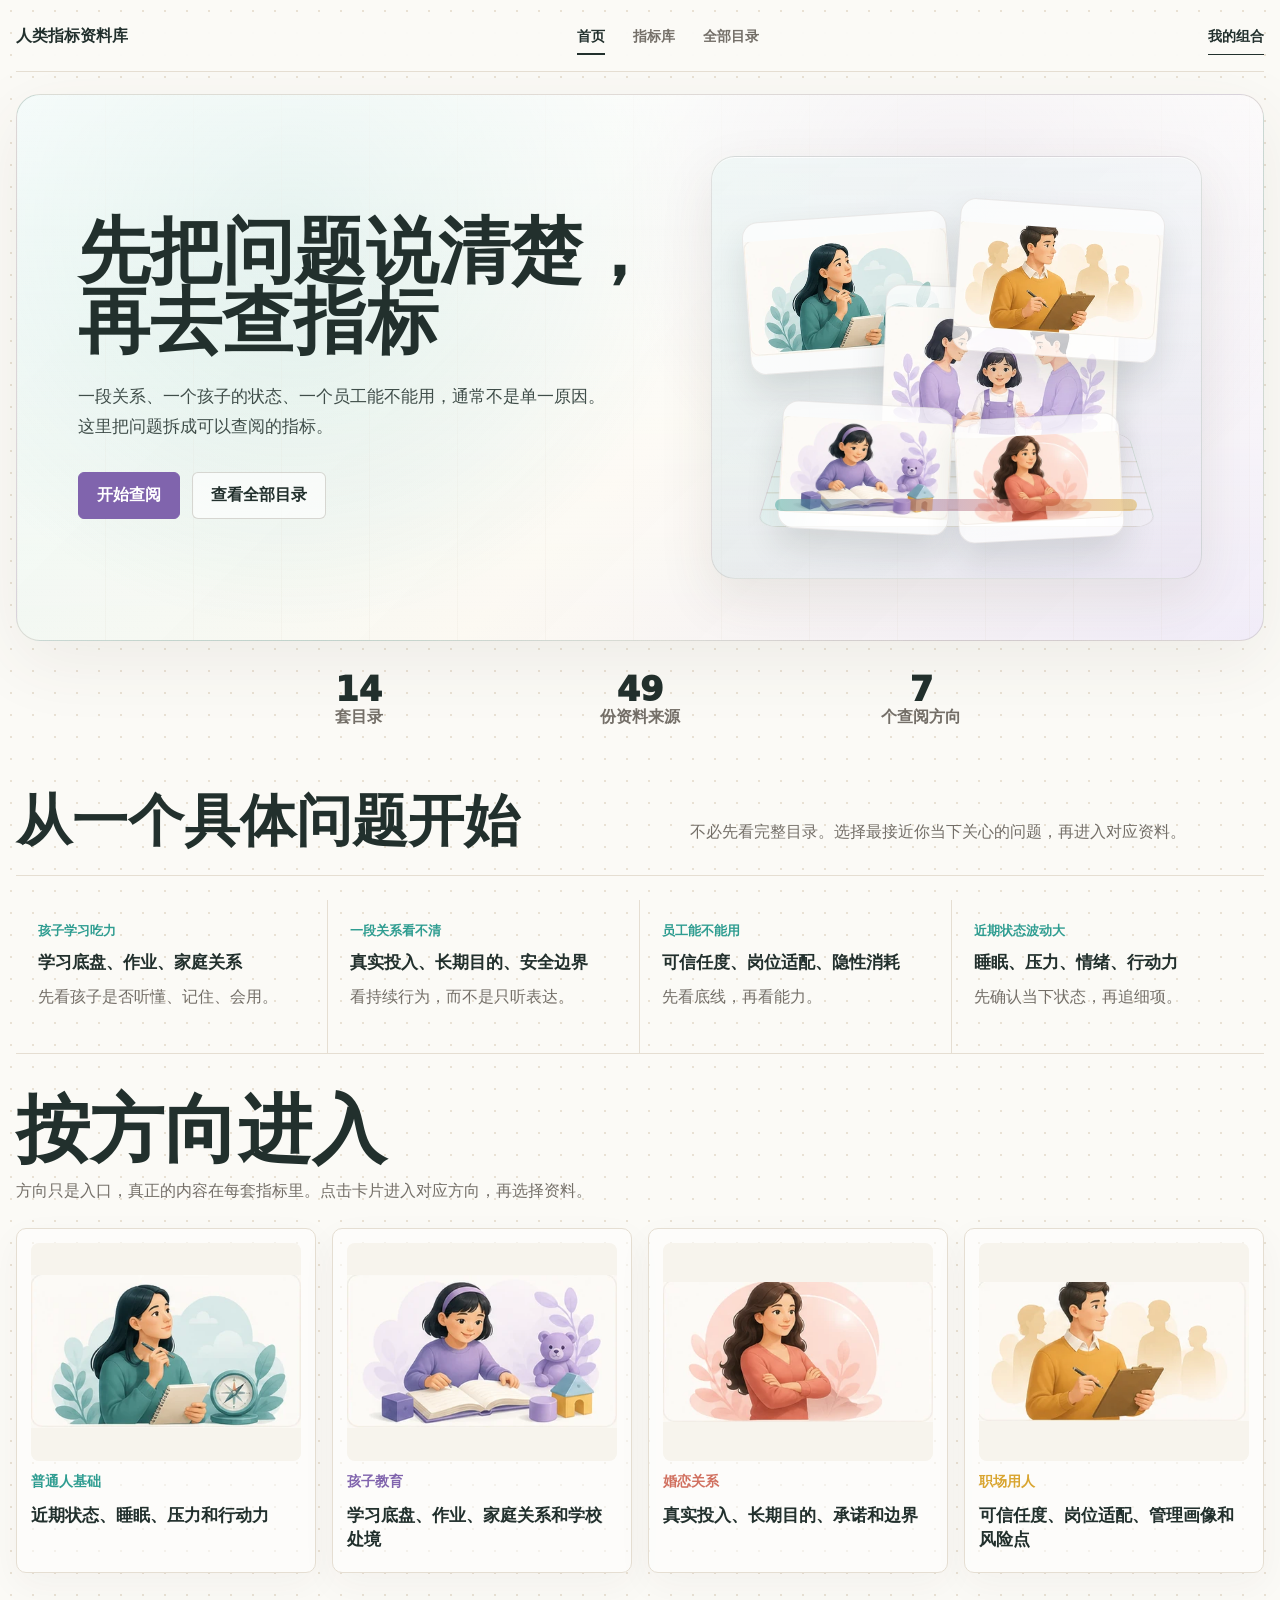
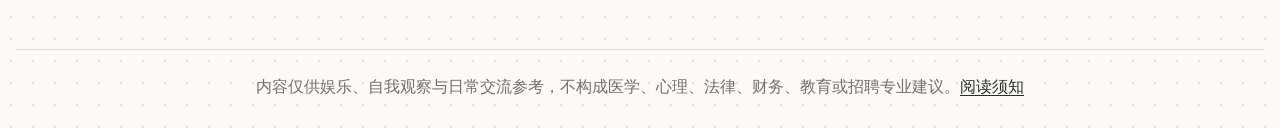
<file: index.html>
<!doctype html>
<html lang="zh-CN">
  <head>
    <meta charset="utf-8" />
    <meta name="viewport" content="width=device-width, initial-scale=1" />
    <meta name="theme-color" content="#fbfaf6" />
    <meta property="og:type" content="website" />
    <meta name="twitter:card" content="summary_large_image" />
    <link rel="canonical" href="https://human-metrics-indicator-site.pages.dev/" />
    <title>人类指标资料库</title>
    <meta
      name="description"
      content="人类指标资料库：按方向查阅指标资料，并把以后想搭配查询的指标加入自己的组合。"
    />
    <meta property="og:title" content="人类指标资料库" />
    <meta property="og:description" content="按方向查指标，把以后想搭配查询的指标加入组合。" />
    <meta property="og:image" content="https://human-metrics-indicator-site.pages.dev/assets/share-cover.webp" />
    <link rel="icon" href="./assets/favicon.svg" type="image/svg+xml" />
    <link rel="stylesheet" href="./styles.css" />
    <script src="./indicator-data.js" defer></script>
    <script src="./app.js" defer></script>
  </head>
  <body class="home-page">
    <a class="skip-link" href="#home-directions">跳到方向入口</a>
    <header class="site-header">
      <a class="brand" href="./index.html" aria-label="人类指标资料库首页">
        <span>
          <strong>人类指标资料库</strong>
        </span>
      </a>
      <nav class="top-nav" aria-label="主导航">
        <a href="./index.html" aria-current="page">首页</a>
        <a href="./library.html">指标库</a>
        <a href="./catalog.html">全部目录</a>
      </nav>
      <button class="nav-cta selection-trigger" type="button" data-selection-trigger>
        我的组合 <span data-selection-count>0</span>
      </button>
    </header>

    <main id="top">
      <section class="home-problem-hero" aria-labelledby="hero-title">
        <div class="home-problem-copy">
          <h1 id="hero-title"><span>先把问题说清楚，</span><span>再去查指标</span></h1>
          <p>
            <span>一段关系、一个孩子的状态、一个员工能不能用，通常不是单一原因。</span>
            <span>这里把问题拆成可以查阅的指标。</span>
          </p>
          <div class="home-problem-actions">
            <a class="button primary" href="./library.html">开始查阅</a>
            <a class="button secondary" href="./catalog.html">查看全部目录</a>
          </div>
        </div>
        <div class="home-problem-visual" aria-hidden="true">
          <div class="home-problem-scene">
            <img src="./assets/indicator-art/ordinary-status.webp" alt="" />
            <img src="./assets/indicator-art/family-relationship.webp" alt="" />
            <img src="./assets/indicator-art/management-pro.webp" alt="" />
            <img src="./assets/indicator-art/child-learning.webp" alt="" />
            <img src="./assets/indicator-art/female-boyfriend-screen.webp" alt="" />
          </div>
        </div>
      </section>

      <div class="home-problem-stats" aria-label="资料概览">
        <span><strong>14</strong> 套目录</span>
        <span><strong>49</strong> 份资料来源</span>
        <span><strong>7</strong> 个查阅方向</span>
      </div>

      <section id="home-directions" class="home-question-entry" aria-labelledby="home-directions-title">
        <div class="home-question-copy">
          <h2 id="home-directions-title">从一个具体问题开始</h2>
          <p>不必先看完整目录。选择最接近你当下关心的问题，再进入对应资料。</p>
        </div>
        <div class="home-question-grid" aria-label="常见查阅问题">
          <a class="home-question-card tone-purple" href="./indicator.html?pack=child-learning">
            <span>孩子学习吃力</span>
            <strong>学习底盘、作业、家庭关系</strong>
            <p>先看孩子是否听懂、记住、会用。</p>
          </a>
          <a class="home-question-card tone-coral" href="./indicator.html?pack=female-boyfriend-screen">
            <span>一段关系看不清</span>
            <strong>真实投入、长期目的、安全边界</strong>
            <p>看持续行为，而不是只听表达。</p>
          </a>
          <a class="home-question-card tone-ochre" href="./indicator.html?pack=employee-simple">
            <span>员工能不能用</span>
            <strong>可信任度、岗位适配、隐性消耗</strong>
            <p>先看底线，再看能力。</p>
          </a>
          <a class="home-question-card tone-teal" href="./indicator.html?pack=ordinary-status">
            <span>近期状态波动大</span>
            <strong>睡眠、压力、情绪、行动力</strong>
            <p>先确认当下状态，再追细项。</p>
          </a>
        </div>
      </section>

      <section class="home-directions" aria-labelledby="home-direction-strip-title">
        <div class="home-directions-head">
          <h2 id="home-direction-strip-title">按方向进入</h2>
          <p>方向只是入口，真正的内容在每套指标里。点击卡片进入对应方向，再选择资料。</p>
        </div>
        <div class="home-type-grid" aria-label="常用指标方向">
          <a class="home-type-card tone-teal" href="./library.html?category=general">
            <img src="./assets/indicator-art/ordinary-status.webp" alt="普通人基础状态指标插画" />
            <span>普通人基础</span>
            <strong>近期状态、睡眠、压力和行动力</strong>
          </a>
          <a class="home-type-card tone-purple" href="./library.html?category=child">
            <img src="./assets/indicator-art/child-learning.webp" alt="孩子学习素质指标插画" />
            <span>孩子教育</span>
            <strong>学习底盘、作业、家庭关系和学校处境</strong>
          </a>
          <a class="home-type-card tone-coral" href="./library.html?category=relationship">
            <img src="./assets/indicator-art/female-boyfriend-screen.webp" alt="婚恋关系指标插画" />
            <span>婚恋关系</span>
            <strong>真实投入、长期目的、承诺和边界</strong>
          </a>
          <a class="home-type-card tone-ochre" href="./library.html?category=work">
            <img src="./assets/indicator-art/management-pro.webp" alt="职场用人指标插画" />
            <span>职场用人</span>
            <strong>可信任度、岗位适配、管理画像和风险点</strong>
          </a>
        </div>
      </section>

    </main>

    <footer class="site-footer">
      <p>内容仅供娱乐、自我观察与日常交流参考，不构成医学、心理、法律、财务、教育或招聘专业建议。<a href="./notice.html">阅读须知</a></p>
    </footer>
  </body>
</html>
</file>
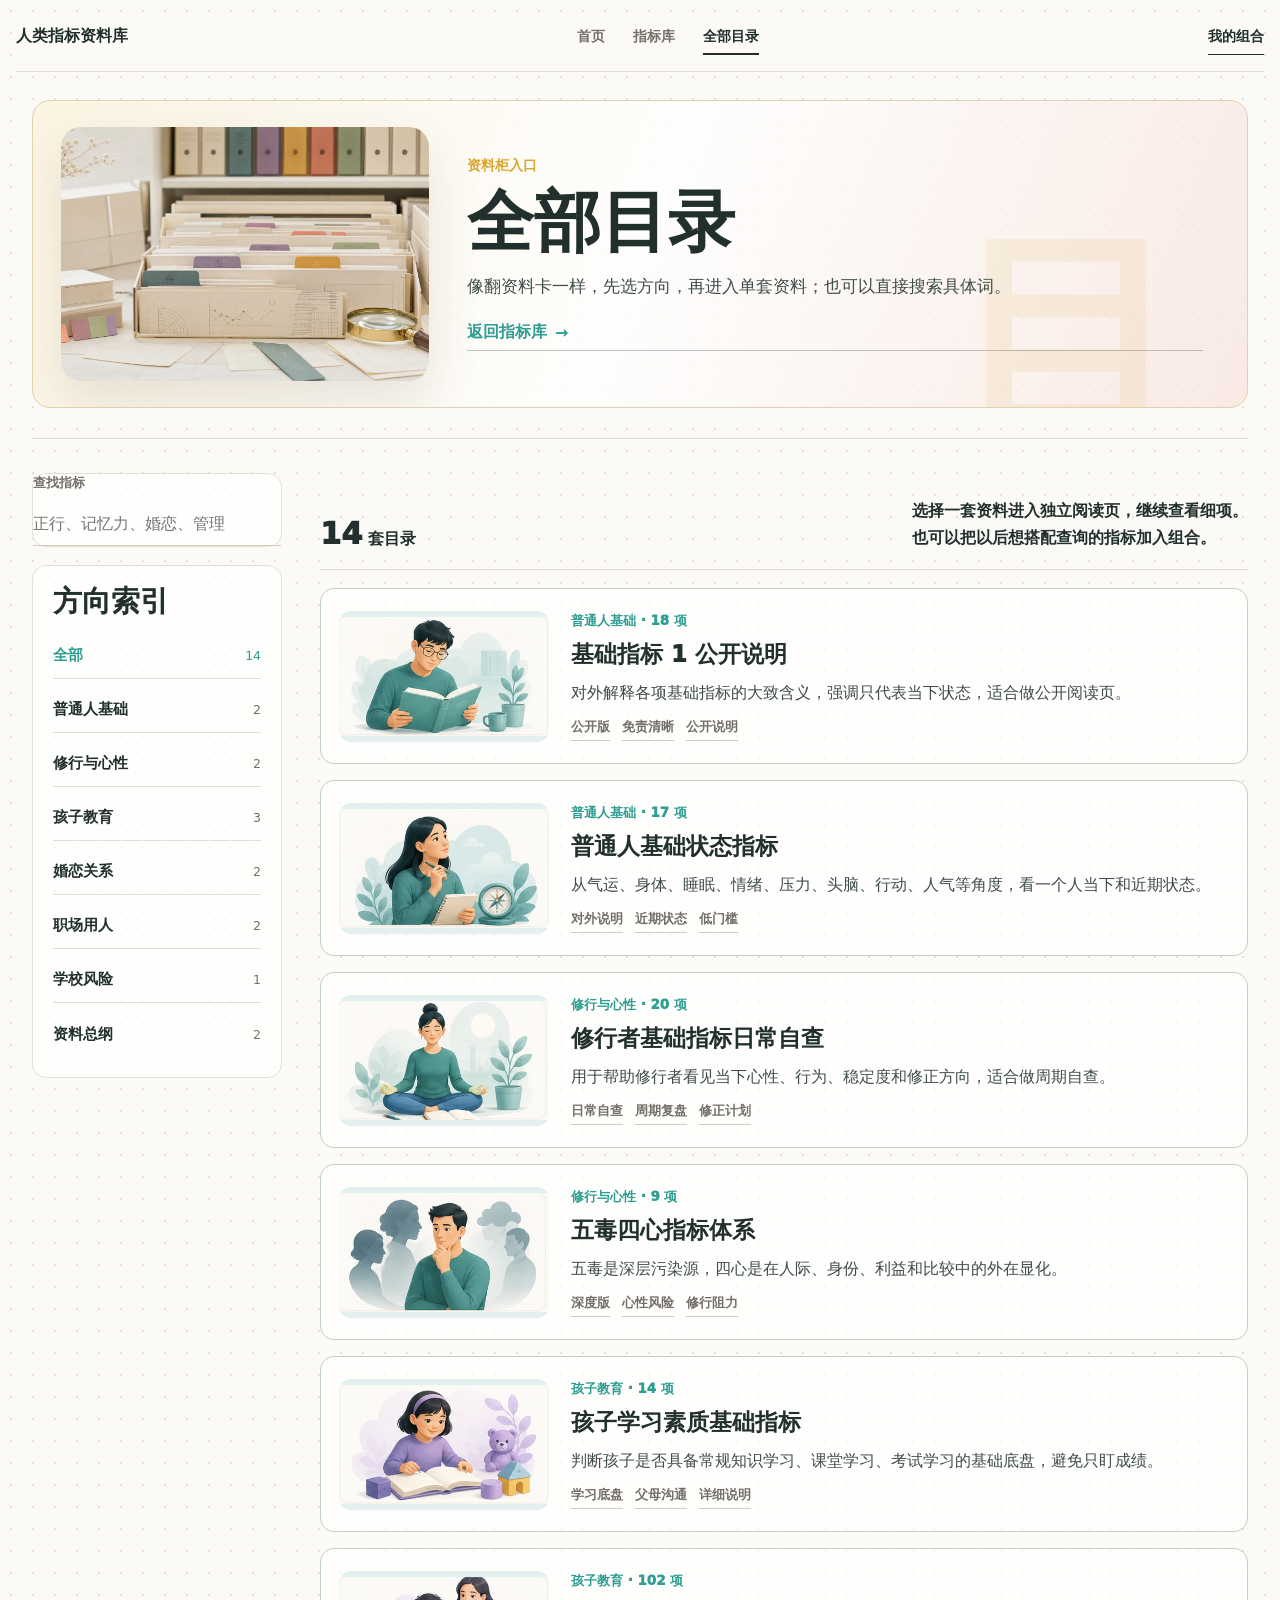
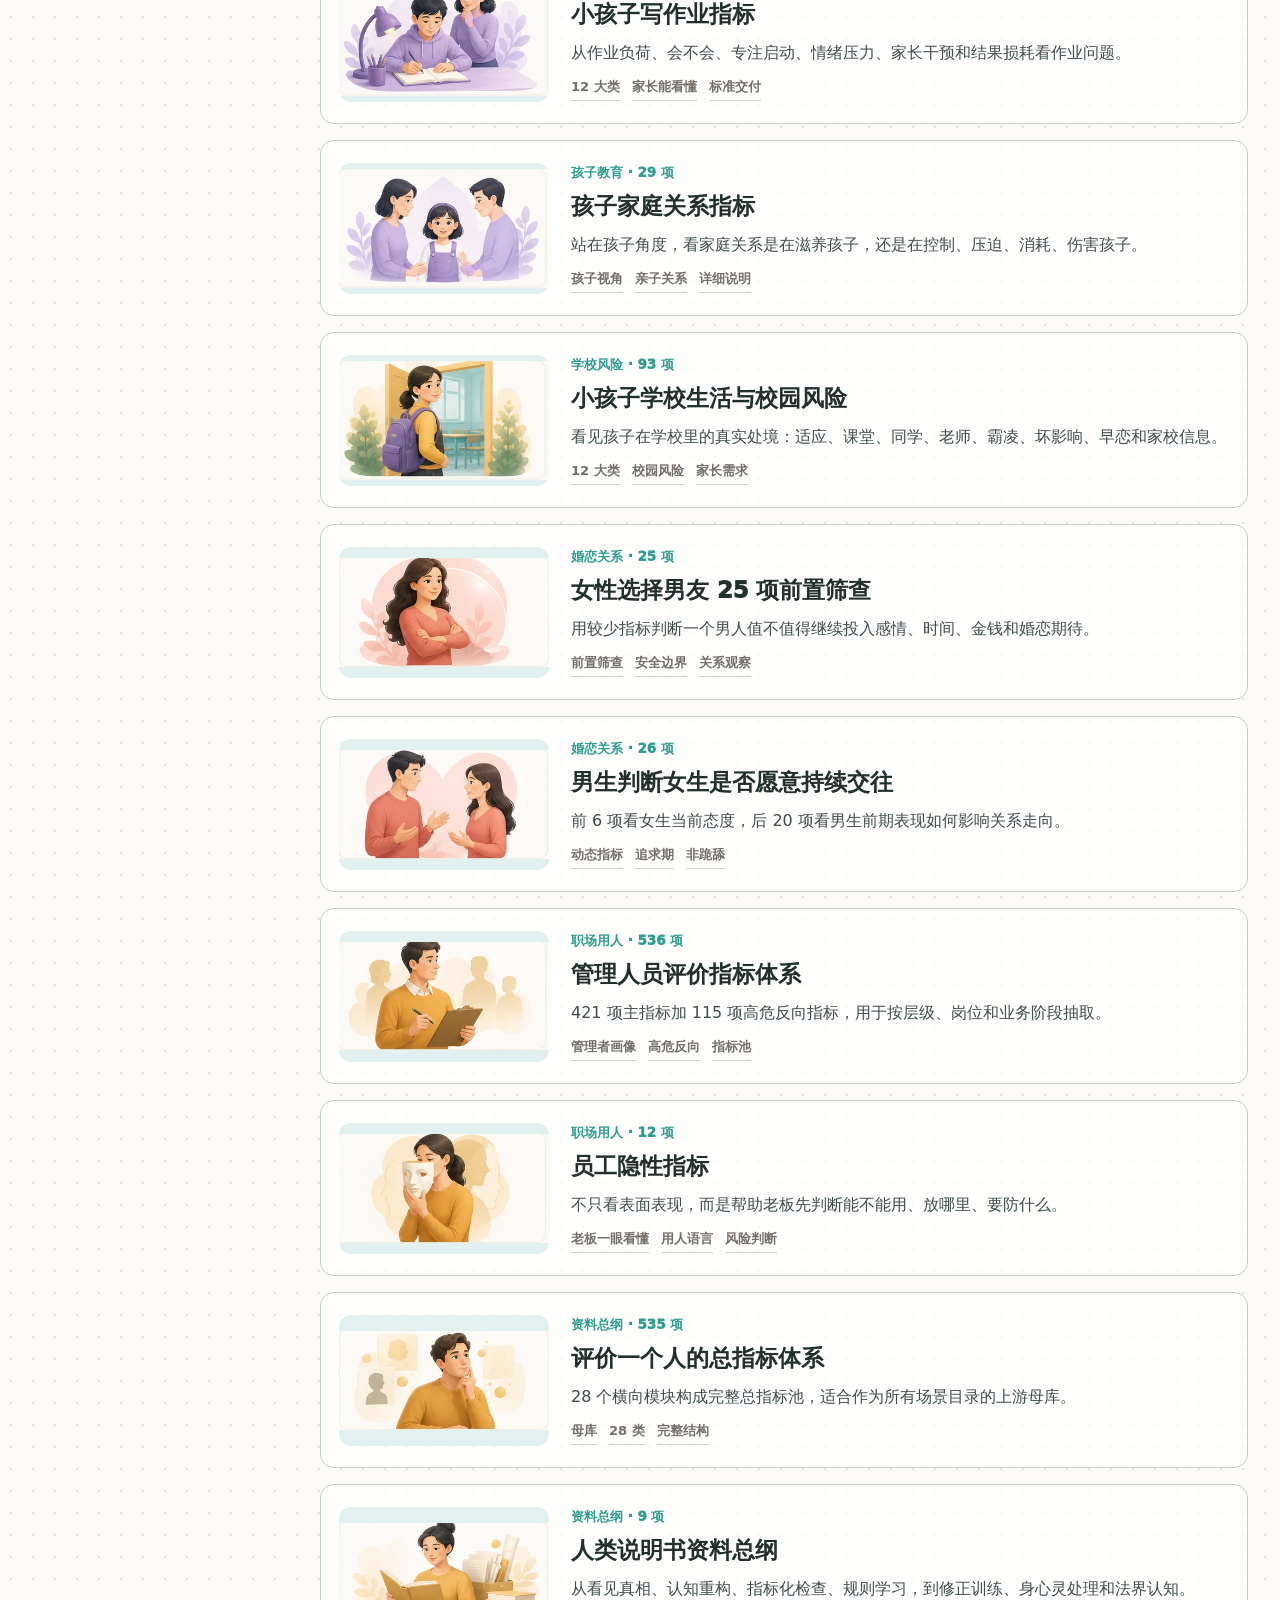
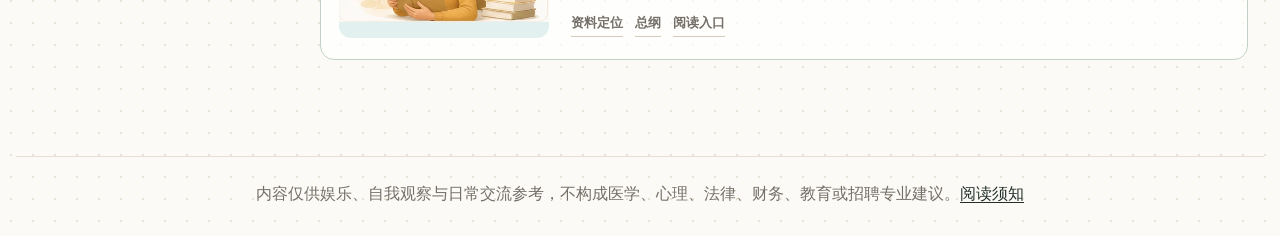
<file: catalog.html>
<!doctype html>
<html lang="zh-CN">
  <head>
    <meta charset="utf-8" />
    <meta name="viewport" content="width=device-width, initial-scale=1" />
    <meta name="theme-color" content="#fbfaf6" />
    <meta property="og:type" content="website" />
    <meta name="twitter:card" content="summary_large_image" />
    <link rel="canonical" href="https://human-metrics-indicator-site.pages.dev/catalog.html" />
    <title>全部指标目录 · 人类指标资料库</title>
    <meta name="description" content="查看全部指标目录，按方向筛选并进入单套指标资料页。" />
    <meta property="og:title" content="全部指标目录 · 人类指标资料库" />
    <meta property="og:description" content="查看全部指标目录，按方向筛选并进入单套指标资料页。" />
    <meta property="og:image" content="https://human-metrics-indicator-site.pages.dev/assets/share-cover.webp" />
    <link rel="icon" href="./assets/favicon.svg" type="image/svg+xml" />
    <link rel="stylesheet" href="./styles.css" />
    <script src="./indicator-data.js" defer></script>
    <script src="./app.js" defer></script>
  </head>
  <body>
    <a class="skip-link" href="#library">跳到全部目录</a>
    <header class="site-header">
      <a class="brand" href="./index.html" aria-label="人类指标资料库首页">
        <span>
          <strong>人类指标资料库</strong>
        </span>
      </a>
      <nav class="top-nav" aria-label="主导航">
        <a href="./index.html">首页</a>
        <a href="./library.html">指标库</a>
        <a href="./catalog.html" aria-current="page">全部目录</a>
      </nav>
      <button class="nav-cta selection-trigger" type="button" data-selection-trigger>
        我的组合 <span data-selection-count>0</span>
      </button>
    </header>

    <main id="top" class="library-type-page catalog-page">
      <section class="catalog-choice-hero" aria-labelledby="catalog-title">
        <article class="library-choice choice-c" aria-labelledby="catalog-title">
          <div class="choice-window" aria-hidden="true">
            <img src="./assets/library-archive-v2.webp" alt="" />
          </div>
          <div class="library-choice-copy">
            <p class="choice-kicker">资料柜入口</p>
            <h1 id="catalog-title">全部目录</h1>
            <p>像翻资料卡一样，先选方向，再进入单套资料；也可以直接搜索具体词。</p>
            <a class="text-action primary-link" href="./library.html">返回指标库</a>
          </div>
        </article>
      </section>

      <section id="library" class="catalog-archive-section is-revealed" aria-label="全部指标目录">
        <aside class="catalog-archive-side">
          <div class="search-box catalog-search-box">
            <label for="searchInput">查找指标</label>
            <input id="searchInput" type="search" placeholder="正行、记忆力、婚恋、管理" autocomplete="off" />
          </div>
          <div class="catalog-direction-index">
            <h2>方向索引</h2>
            <div class="category-list catalog-direction-list" id="categoryList"></div>
          </div>
        </aside>

        <div class="catalog-archive-main">
          <div class="catalog-index-head">
            <span><strong id="resultCount">0</strong> 套目录</span>
            <p>
              <span>选择一套资料进入独立阅读页，继续查看细项。</span>
              <span>也可以把以后想搭配查询的指标加入组合。</span>
            </p>
          </div>

          <div id="packGrid" class="pack-grid catalog-row-list"></div>
        </div>
      </section>
    </main>

    <footer class="site-footer">
      <p>内容仅供娱乐、自我观察与日常交流参考，不构成医学、心理、法律、财务、教育或招聘专业建议。<a href="./notice.html">阅读须知</a></p>
    </footer>
  </body>
</html>
</file>
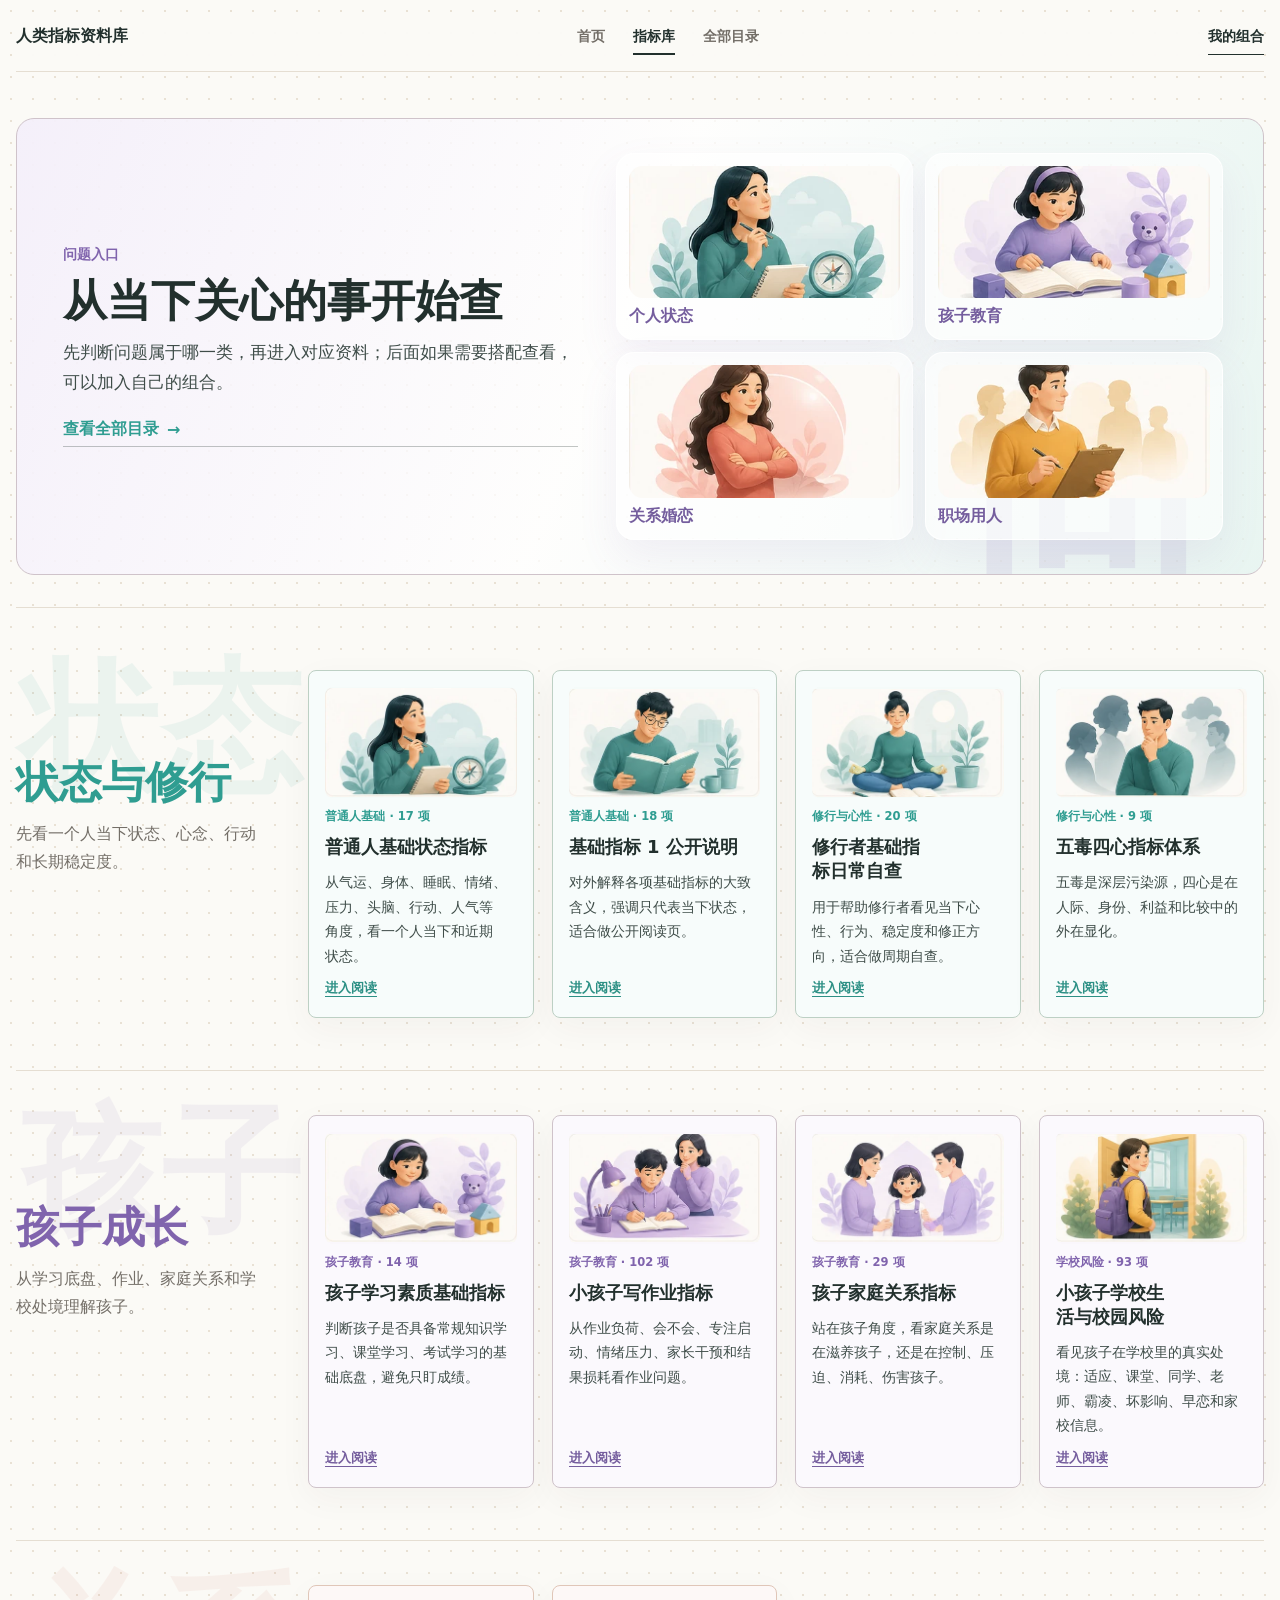
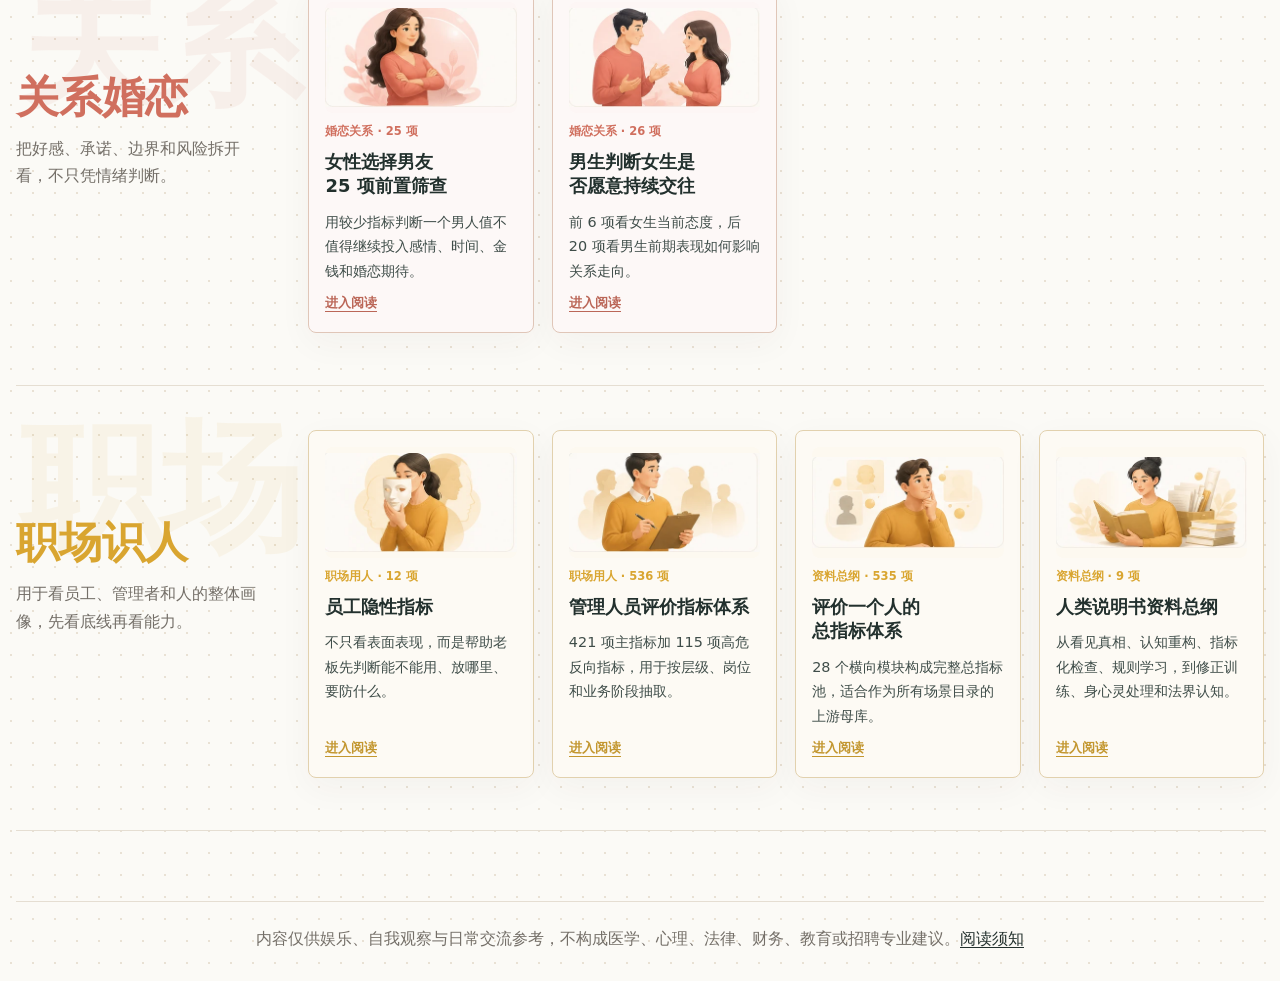
<file: custom.html>
<!doctype html>
<html lang="zh-CN">
  <head>
    <meta charset="utf-8" />
    <meta name="viewport" content="width=device-width, initial-scale=1" />
    <meta name="theme-color" content="#fbfaf6" />
    <meta http-equiv="refresh" content="0; url=./library.html" />
    <title>请从指标库继续查阅 · 人类指标资料库</title>
    <meta name="robots" content="noindex" />
    <link rel="icon" href="./assets/favicon.svg" type="image/svg+xml" />
    <link rel="stylesheet" href="./styles.css" />
    <script src="./indicator-data.js" defer></script>
    <script src="./app.js" defer></script>
  </head>
  <body>
    <a class="skip-link" href="#merged">跳到页面内容</a>
    <header class="site-header">
      <a class="brand" href="./index.html" aria-label="人类指标资料库首页">
        <span>
          <strong>人类指标资料库</strong>
        </span>
      </a>
      <nav class="top-nav" aria-label="主导航">
        <a href="./index.html">首页</a>
        <a href="./library.html">指标库</a>
        <a href="./catalog.html" aria-current="page">全部目录</a>
      </nav>
      <button class="nav-cta selection-trigger" type="button" data-selection-trigger>
        我的组合 <span data-selection-count>0</span>
      </button>
    </header>

    <main id="merged">
      <section class="page-hero notice-hero" aria-labelledby="merged-title">
        <h1 id="merged-title">请从指标库继续查阅</h1>
        <p>你可以按方向进入，也可以打开全部目录。</p>
        <div class="hero-actions">
          <a class="text-action primary-link" href="./library.html">进入指标库</a>
          <a class="text-action" href="./catalog.html">查看全部目录</a>
        </div>
      </section>
    </main>
  </body>
</html>
</file>
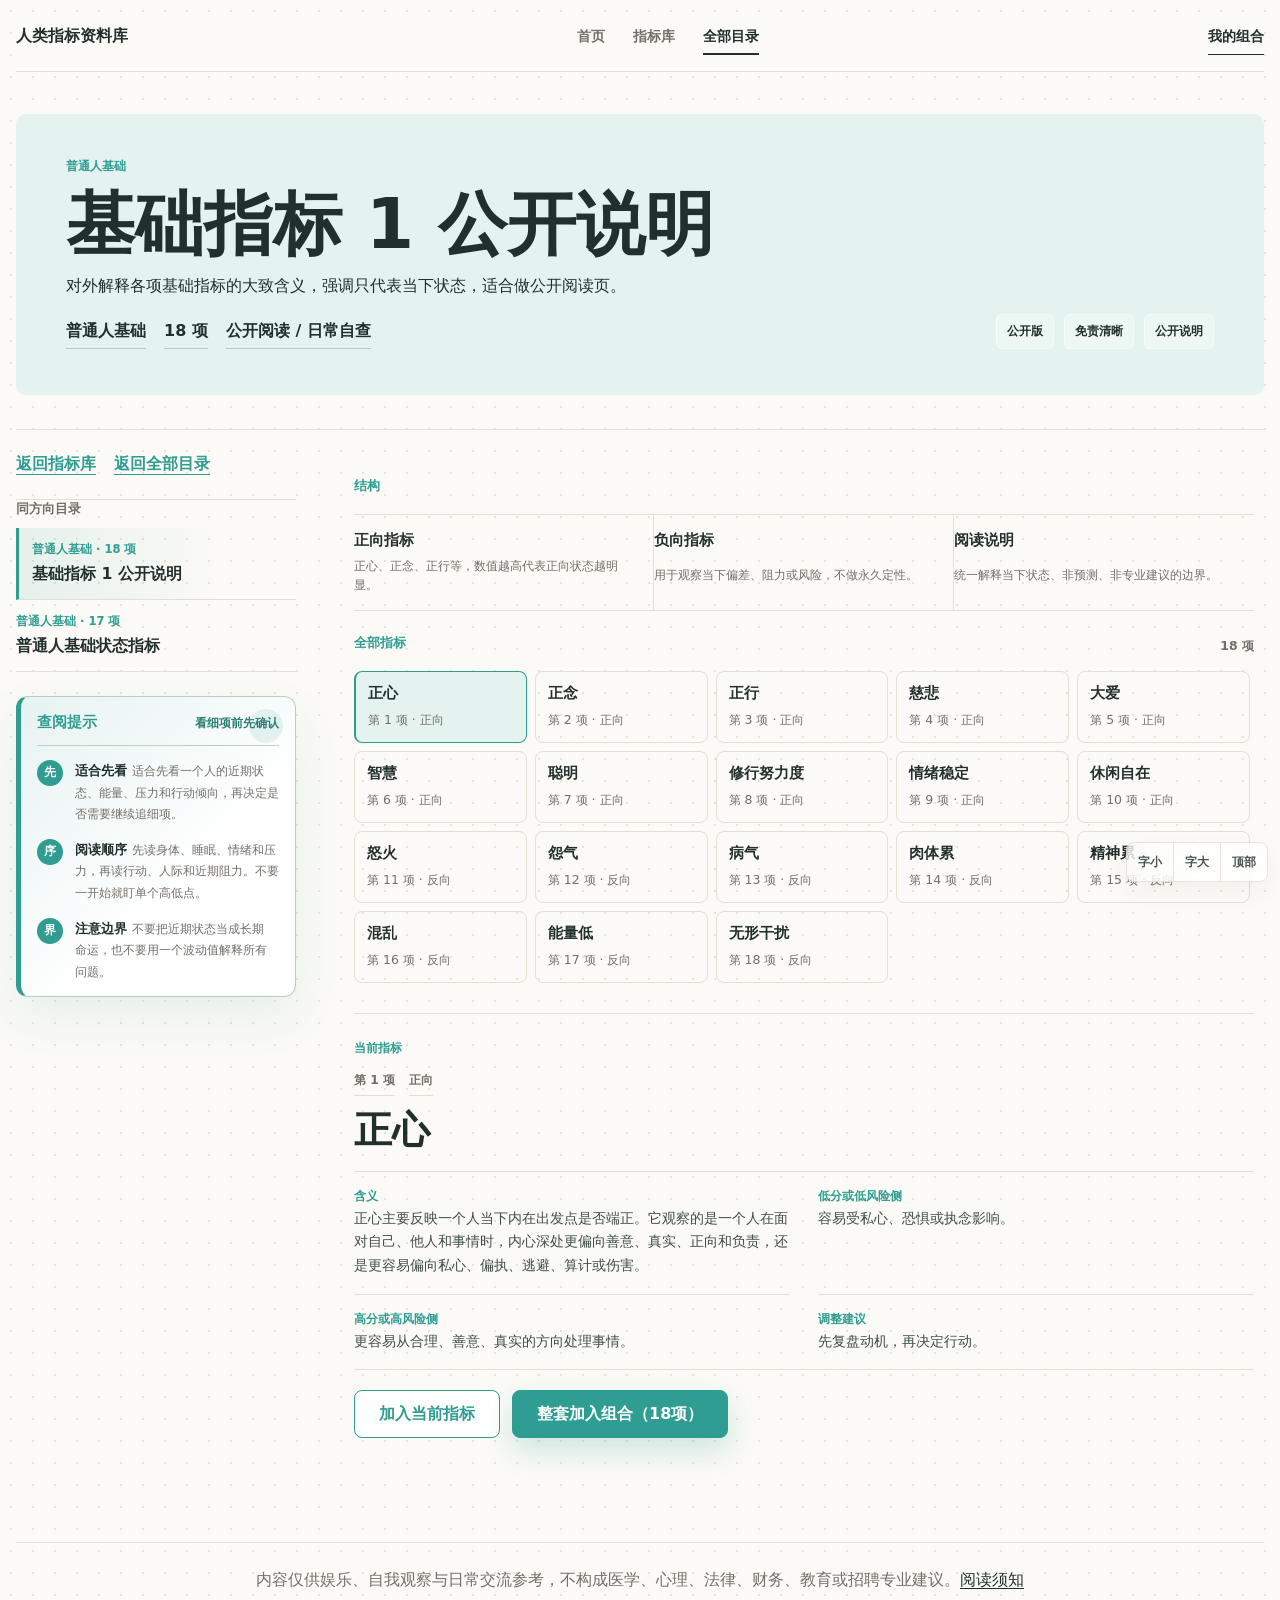
<file: indicator.html>
<!doctype html>
<html lang="zh-CN">
  <head>
    <meta charset="utf-8" />
    <meta name="viewport" content="width=device-width, initial-scale=1" />
    <meta name="theme-color" content="#fbfaf6" />
    <meta property="og:type" content="website" />
    <meta name="twitter:card" content="summary_large_image" />
    <link rel="canonical" href="https://human-metrics-indicator-site.pages.dev/indicator.html" />
    <title>指标详情 · 人类指标资料库</title>
    <meta name="description" content="阅读单套指标的结构、全部指标、适用场景和阅读边界。" />
    <meta property="og:title" content="指标详情 · 人类指标资料库" />
    <meta property="og:description" content="进入单套指标资料，查看结构、全部指标和阅读边界。" />
    <meta property="og:image" content="https://human-metrics-indicator-site.pages.dev/assets/share-cover.webp" />
    <link rel="icon" href="./assets/favicon.svg" type="image/svg+xml" />
    <link rel="stylesheet" href="./styles.css" />
    <script src="./indicator-data.js" defer></script>
    <script src="./app.js" defer></script>
  </head>
  <body>
    <a class="skip-link" href="#indicator-detail">跳到指标详情</a>
    <header class="site-header">
      <a class="brand" href="./index.html" aria-label="人类指标资料库首页">
        <span>
          <strong>人类指标资料库</strong>
        </span>
      </a>
      <nav class="top-nav" aria-label="主导航">
        <a href="./index.html">首页</a>
        <a href="./library.html">指标库</a>
        <a href="./catalog.html" aria-current="page">全部目录</a>
      </nav>
      <button class="nav-cta selection-trigger" type="button" data-selection-trigger>
        我的组合 <span data-selection-count>0</span>
      </button>
    </header>

    <main id="top" class="indicator-detail-page">
      <section id="indicatorHero" class="indicator-pack-hero" aria-label="当前指标目录"></section>

      <section id="indicator-detail" class="indicator-read-layout" aria-label="指标阅读">
        <aside class="indicator-detail-nav" aria-label="同方向目录">
          <div class="back-link-group" aria-label="返回入口">
            <a id="backToLibraryLink" class="back-link" href="./library.html">返回指标库</a>
            <a class="back-link" href="./catalog.html">返回全部目录</a>
          </div>
          <div id="indicatorSiblingList" class="sibling-list"></div>
          <div id="indicatorGuide" class="indicator-side-guide"></div>
        </aside>

        <article class="detail-panel" aria-label="指标详情">
          <div class="detail-card" id="detailPanel">
            <p class="empty-title">正在读取指标</p>
            <p class="empty-copy">如果长时间没有内容，请返回指标库重新选择。</p>
          </div>
        </article>
      </section>
    </main>

    <footer class="site-footer">
      <p>内容仅供娱乐、自我观察与日常交流参考，不构成医学、心理、法律、财务、教育或招聘专业建议。<a href="./notice.html">阅读须知</a></p>
    </footer>
  </body>
</html>
</file>
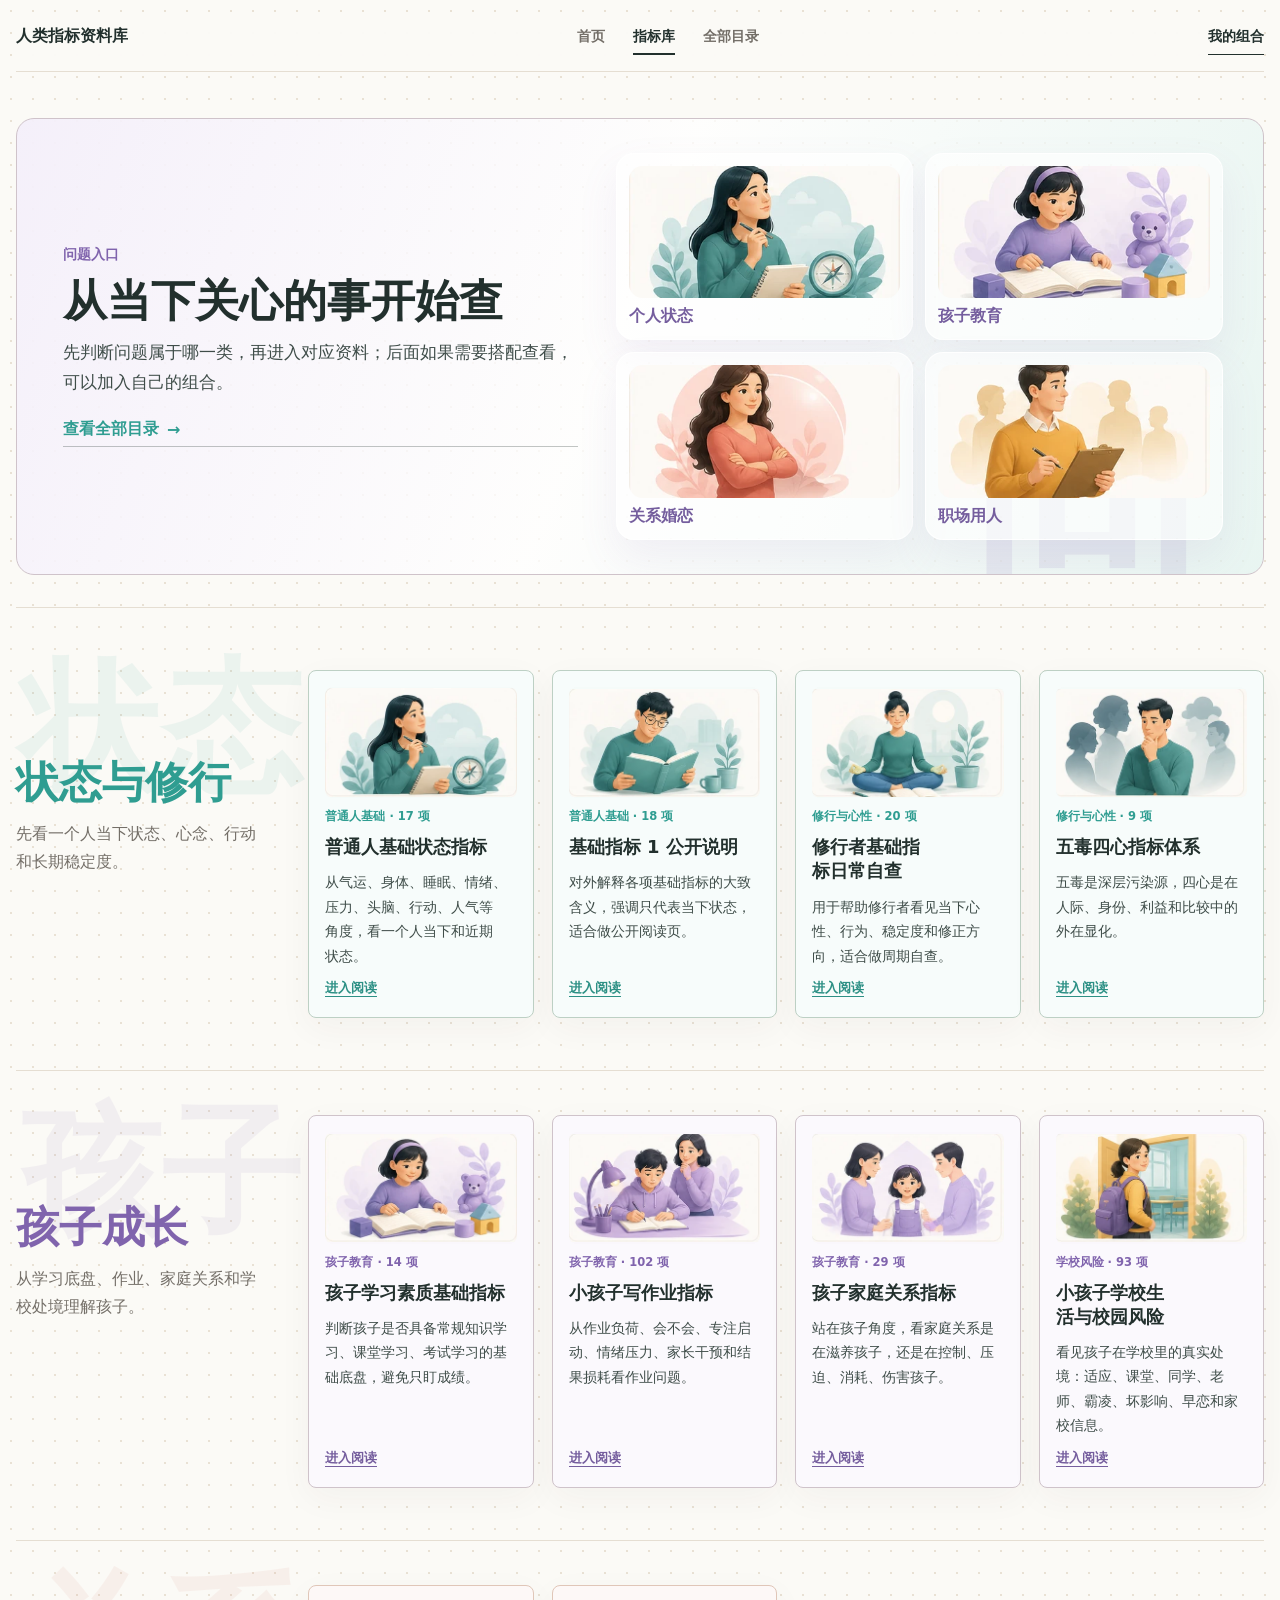
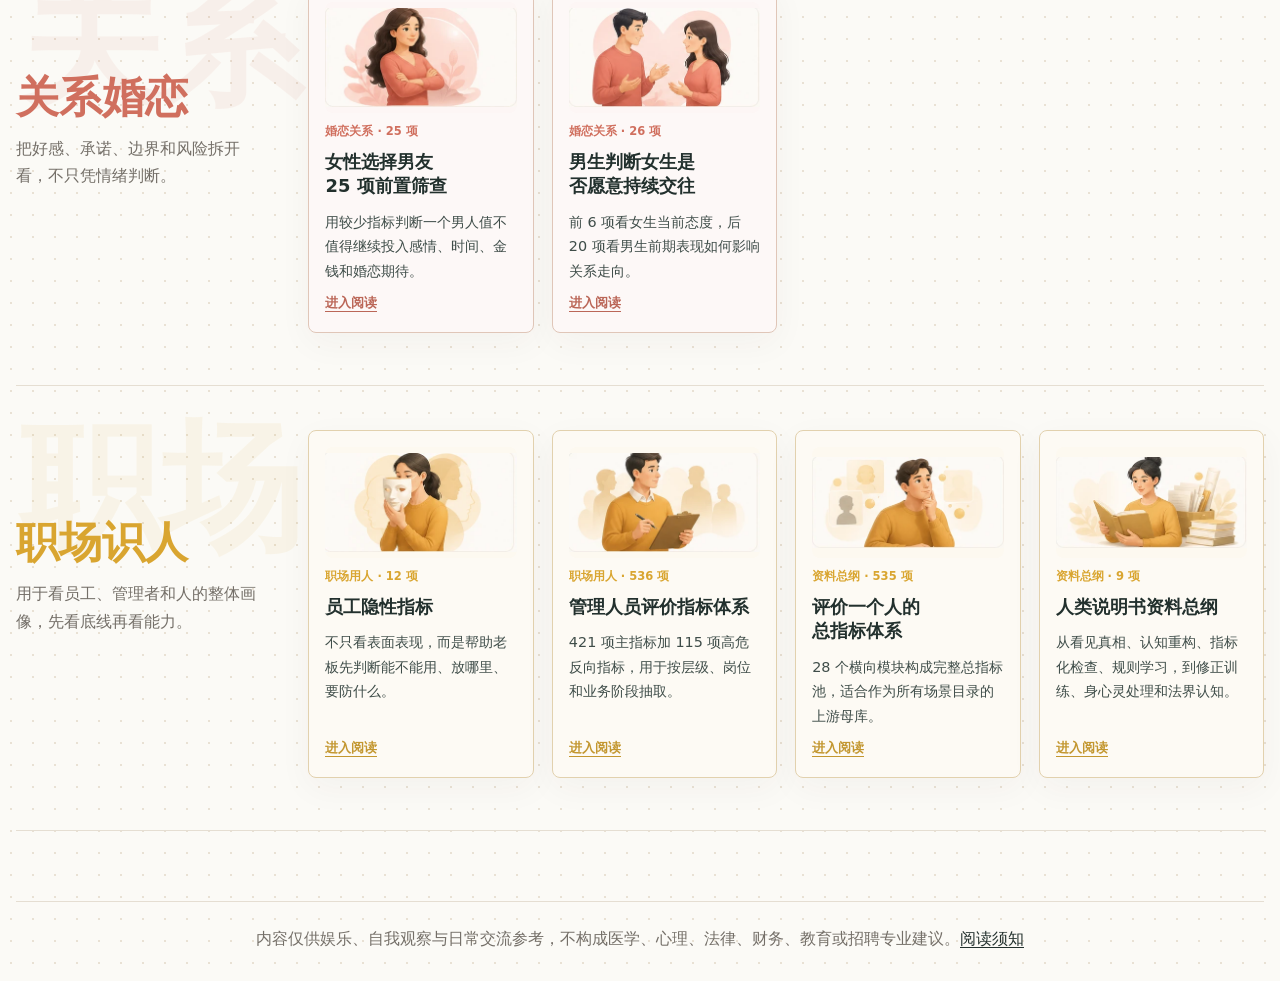
<file: library.html>
<!doctype html>
<html lang="zh-CN">
  <head>
    <meta charset="utf-8" />
    <meta name="viewport" content="width=device-width, initial-scale=1" />
    <meta name="theme-color" content="#fbfaf6" />
    <meta property="og:type" content="website" />
    <meta name="twitter:card" content="summary_large_image" />
    <link rel="canonical" href="https://human-metrics-indicator-site.pages.dev/library.html" />
    <title>指标库 · 人类指标资料库</title>
    <meta name="description" content="按场景浏览人类指标资料，查看目录、具体指标和解释边界。" />
    <meta property="og:title" content="指标库 · 人类指标资料库" />
    <meta property="og:description" content="按场景浏览指标资料，查看目录、具体指标和阅读边界。" />
    <meta property="og:image" content="https://human-metrics-indicator-site.pages.dev/assets/share-cover.webp" />
    <link rel="icon" href="./assets/favicon.svg" type="image/svg+xml" />
    <link rel="stylesheet" href="./styles.css" />
    <script src="./indicator-data.js" defer></script>
    <script src="./app.js" defer></script>
  </head>
  <body>
    <a class="skip-link" href="#library-content">跳到指标内容</a>
    <header class="site-header">
      <a class="brand" href="./index.html" aria-label="人类指标资料库首页">
        <span>
          <strong>人类指标资料库</strong>
        </span>
      </a>
      <nav class="top-nav" aria-label="主导航">
        <a href="./index.html">首页</a>
        <a href="./library.html" aria-current="page">指标库</a>
        <a href="./catalog.html">全部目录</a>
      </nav>
      <button class="nav-cta selection-trigger" type="button" data-selection-trigger>
        我的组合 <span data-selection-count>0</span>
      </button>
    </header>

    <main id="library-content" class="library-type-page library-visual-page">
      <section id="directionPage" class="direction-page" hidden></section>

      <div id="libraryDefaultContent" data-library-default>
        <section class="library-visual-hero library-hero-options" aria-labelledby="library-title">
          <article class="library-choice choice-b" aria-labelledby="library-title">
            <div class="library-choice-copy">
              <p class="choice-kicker">问题入口</p>
              <h1 id="library-title">从当下关心的事开始查</h1>
              <p>先判断问题属于哪一类，再进入对应资料；后面如果需要搭配查看，可以加入自己的组合。</p>
              <a class="text-action primary-link" href="./catalog.html">查看全部目录</a>
            </div>
            <div class="choice-tile-grid" aria-hidden="true">
              <span>
                <img src="./assets/indicator-art/ordinary-status.webp" alt="" />
                个人状态
              </span>
              <span>
                <img src="./assets/indicator-art/child-learning.webp" alt="" />
                孩子教育
              </span>
              <span>
                <img src="./assets/indicator-art/female-boyfriend-screen.webp" alt="" />
                关系婚恋
              </span>
              <span>
                <img src="./assets/indicator-art/management-pro.webp" alt="" />
                职场用人
              </span>
            </div>
          </article>
        </section>

        <section id="library-directions" class="indicator-roles" aria-label="指标方向">
          <div id="roleGallery" class="role-gallery"></div>
        </section>
      </div>
    </main>

    <footer class="site-footer">
      <p>内容仅供娱乐、自我观察与日常交流参考，不构成医学、心理、法律、财务、教育或招聘专业建议。<a href="./notice.html">阅读须知</a></p>
    </footer>
  </body>
</html>
</file>
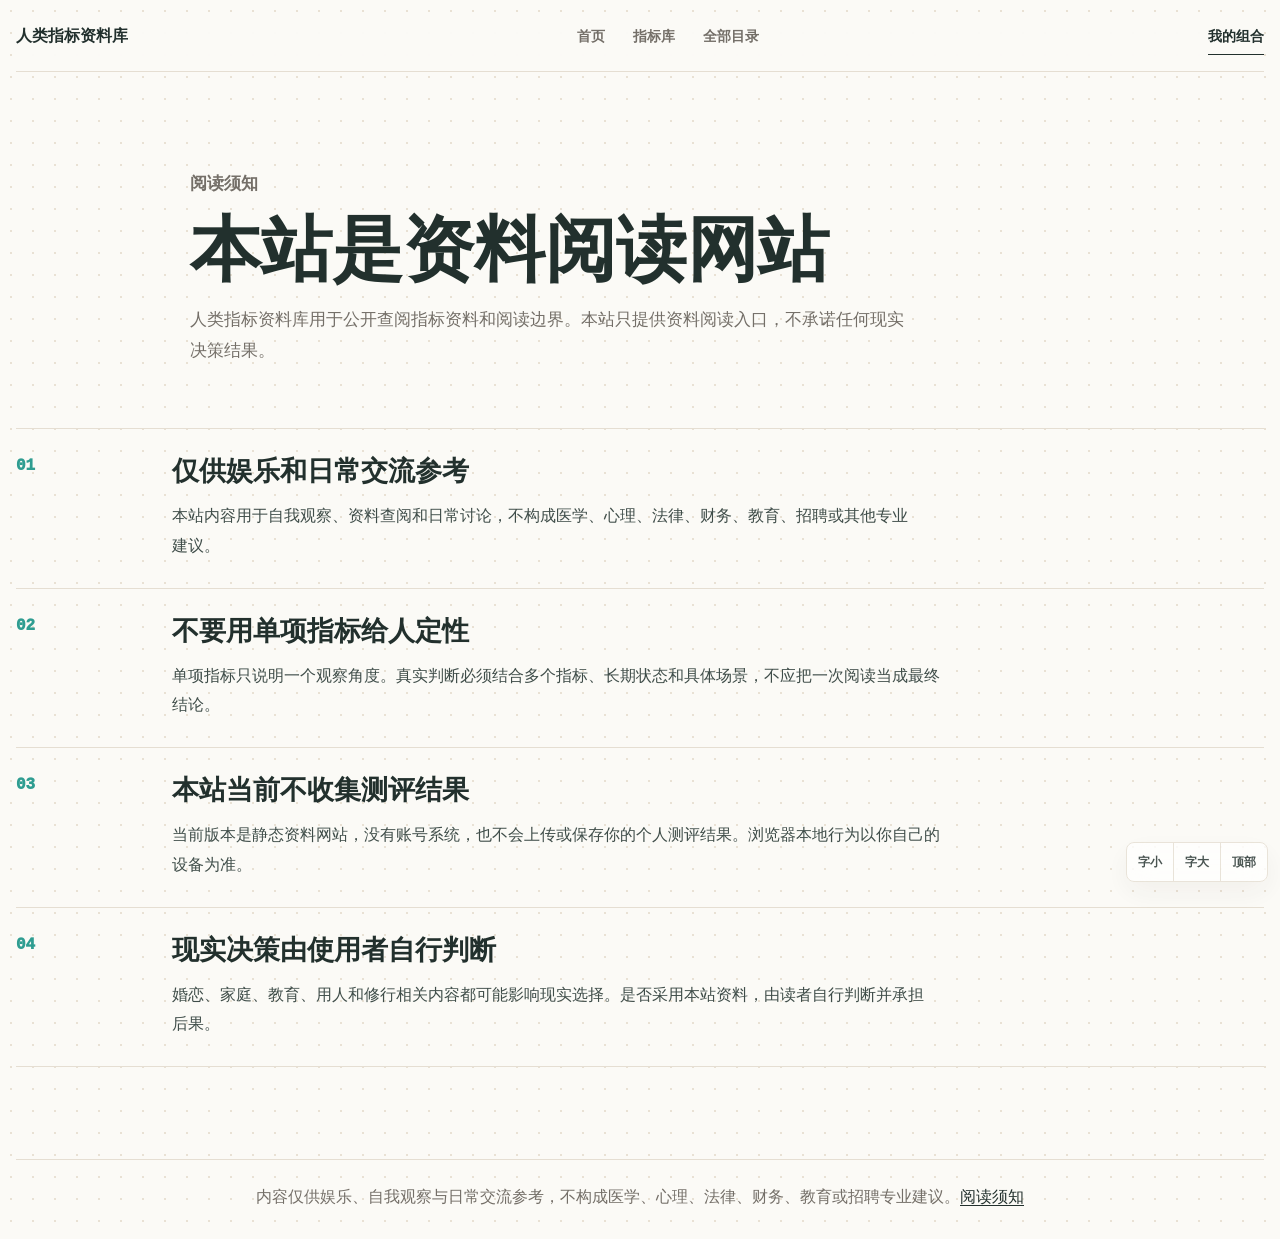
<file: notice.html>
<!doctype html>
<html lang="zh-CN">
  <head>
    <meta charset="utf-8" />
    <meta name="viewport" content="width=device-width, initial-scale=1" />
    <meta name="theme-color" content="#fbfaf6" />
    <meta property="og:type" content="website" />
    <meta name="twitter:card" content="summary_large_image" />
    <link rel="canonical" href="https://human-metrics-indicator-site.pages.dev/notice.html" />
    <title>阅读须知 · 人类指标资料库</title>
    <meta name="description" content="人类指标资料库的阅读边界、免责声明和隐私说明。" />
    <meta property="og:title" content="阅读须知 · 人类指标资料库" />
    <meta property="og:description" content="说明本站资料仅供娱乐、自我观察和日常交流参考，不构成专业建议。" />
    <meta property="og:image" content="https://human-metrics-indicator-site.pages.dev/assets/share-cover.webp" />
    <link rel="icon" href="./assets/favicon.svg" type="image/svg+xml" />
    <link rel="stylesheet" href="./styles.css" />
    <script src="./indicator-data.js" defer></script>
    <script src="./app.js" defer></script>
  </head>
  <body>
    <a class="skip-link" href="#notice">跳到阅读须知</a>
    <header class="site-header">
      <a class="brand" href="./index.html" aria-label="人类指标资料库首页">
        <span>
          <strong>人类指标资料库</strong>
        </span>
      </a>
      <nav class="top-nav" aria-label="主导航">
        <a href="./index.html">首页</a>
        <a href="./library.html">指标库</a>
        <a href="./catalog.html">全部目录</a>
      </nav>
      <button class="nav-cta selection-trigger" type="button" data-selection-trigger>
        我的组合 <span data-selection-count>0</span>
      </button>
    </header>

    <main id="notice">
      <section class="page-hero notice-hero" aria-labelledby="notice-title">
        <div class="page-hero-copy">
          <p class="section-kicker">阅读须知</p>
          <h1 id="notice-title">本站是资料阅读网站</h1>
          <p>
            人类指标资料库用于公开查阅指标资料和阅读边界。本站只提供资料阅读入口，不承诺任何现实决策结果。
          </p>
        </div>
      </section>

      <section class="notice-section" aria-label="阅读边界">
        <article>
          <span>01</span>
          <h2>仅供娱乐和日常交流参考</h2>
          <p>本站内容用于自我观察、资料查阅和日常讨论，不构成医学、心理、法律、财务、教育、招聘或其他专业建议。</p>
        </article>
        <article>
          <span>02</span>
          <h2>不要用单项指标给人定性</h2>
          <p>单项指标只说明一个观察角度。真实判断必须结合多个指标、长期状态和具体场景，不应把一次阅读当成最终结论。</p>
        </article>
        <article>
          <span>03</span>
          <h2>本站当前不收集测评结果</h2>
          <p>当前版本是静态资料网站，没有账号系统，也不会上传或保存你的个人测评结果。浏览器本地行为以你自己的设备为准。</p>
        </article>
        <article>
          <span>04</span>
          <h2>现实决策由使用者自行判断</h2>
          <p>婚恋、家庭、教育、用人和修行相关内容都可能影响现实选择。是否采用本站资料，由读者自行判断并承担后果。</p>
        </article>
      </section>
    </main>

    <footer class="site-footer">
      <p>内容仅供娱乐、自我观察与日常交流参考，不构成医学、心理、法律、财务、教育或招聘专业建议。<a href="./notice.html">阅读须知</a></p>
    </footer>
  </body>
</html>
</file>
<file: styles.css>
:root {
  color-scheme: light;
  --canvas: #fbfaf6;
  --paper: #ffffff;
  --paper-soft: #f7f4ed;
  --ink: #22302d;
  --ink-2: #3f4d49;
  --muted: #746f68;
  --line: #e5ded2;
  --line-strong: #d4cabd;
  --teal: #2f9d91;
  --purple: #8064ad;
  --ochre: #d9a530;
  --coral: #d06f5e;
  --green: #5fa267;
  --teal-soft: #e4f3ef;
  --purple-soft: #efeaf7;
  --ochre-soft: #fbefd8;
  --coral-soft: #f8e6df;
  --green-soft: #e9f2e8;
  --theme-accent: var(--teal);
  --theme-soft: var(--teal-soft);
  --pack-accent: var(--teal);
  --radius: 8px;
  --max: 1420px;
  --ease: cubic-bezier(0.16, 1, 0.3, 1);
  --shadow-soft: 0 14px 40px rgba(63, 53, 41, 0.07);
}

[data-section-tone="general"],
.theme-general,
.category-general {
  --theme-accent: var(--teal);
  --theme-soft: var(--teal-soft);
  --pack-accent: var(--teal);
}

[data-section-tone="practice"],
.theme-practice,
.category-practice {
  --theme-accent: var(--teal);
  --theme-soft: var(--teal-soft);
  --pack-accent: var(--teal);
}

[data-section-tone="child"],
.theme-child,
.category-child {
  --theme-accent: var(--purple);
  --theme-soft: var(--purple-soft);
  --pack-accent: var(--purple);
}

[data-section-tone="relationship"],
.theme-relationship,
.category-relationship {
  --theme-accent: var(--coral);
  --theme-soft: var(--coral-soft);
  --pack-accent: var(--coral);
}

[data-section-tone="work"],
.theme-work,
.category-work {
  --theme-accent: var(--ochre);
  --theme-soft: var(--ochre-soft);
  --pack-accent: var(--ochre);
}

[data-section-tone="school"],
.theme-school,
.category-school {
  --theme-accent: var(--ochre);
  --theme-soft: #eef1fa;
  --pack-accent: var(--ochre);
}

[data-section-tone="system"],
.theme-system,
.category-system {
  --theme-accent: var(--green);
  --theme-soft: var(--green-soft);
  --pack-accent: var(--green);
}

* {
  box-sizing: border-box;
}

html {
  scroll-behavior: smooth;
  scroll-padding-top: 112px;
}

body {
  min-width: 320px;
  margin: 0;
  background:
    radial-gradient(#e7dfd2 0.7px, transparent 0.8px),
    var(--canvas);
  background-size: 22px 22px, auto;
  color: var(--ink);
  font-family:
    "Avenir Next",
    "SF Pro Display",
    "PingFang SC",
    "Hiragino Sans GB",
    "Microsoft YaHei",
    system-ui,
    sans-serif;
  letter-spacing: 0;
}

button,
input {
  font: inherit;
  letter-spacing: 0;
}

button {
  color: inherit;
}

a {
  color: inherit;
  text-decoration: none;
}

img {
  display: block;
  max-width: 100%;
}

[hidden] {
  display: none !important;
}

.skip-link {
  position: fixed;
  left: 16px;
  top: 16px;
  z-index: 80;
  transform: translateY(-150%);
  padding: 10px 14px;
  border-radius: 6px;
  background: var(--ink);
  color: #fff;
  font-weight: 800;
}

.skip-link:focus {
  transform: translateY(0);
}

.visually-hidden {
  position: absolute;
  width: 1px;
  height: 1px;
  margin: -1px;
  padding: 0;
  overflow: hidden;
  clip: rect(0 0 0 0);
  white-space: nowrap;
  border: 0;
}

.site-header {
  position: sticky;
  top: 14px;
  z-index: 50;
  display: grid;
  grid-template-columns: auto 1fr auto;
  align-items: center;
  gap: 18px;
  width: min(100% - 32px, var(--max));
  margin: 18px auto 0;
  padding: 0 0 16px;
  border-bottom: 1px solid var(--line);
  background: rgba(251, 250, 246, 0.88);
  backdrop-filter: blur(18px);
}

.brand {
  display: inline-flex;
  align-items: center;
  min-width: 0;
}

.brand strong,
.brand small {
  display: block;
  line-height: 1.16;
}

.brand strong {
  color: var(--ink);
  font-size: 0.98rem;
  font-weight: 850;
}

.brand small {
  margin-top: 3px;
  color: var(--muted);
  font-size: 0.76rem;
}

.top-nav {
  justify-self: center;
  display: inline-flex;
  gap: 28px;
  padding: 0;
  border: 0;
  background: transparent;
}

.top-nav a,
.nav-cta {
  min-height: 36px;
  padding: 9px 0;
  border-radius: 0;
  color: var(--muted);
  font-size: 0.88rem;
  font-weight: 780;
}

.top-nav a:hover,
.top-nav a:focus-visible,
.top-nav a[aria-current="page"] {
  color: var(--ink);
}

.top-nav a[aria-current="page"] {
  box-shadow: inset 0 -2px 0 var(--ink);
}

.nav-cta {
  justify-self: end;
  display: inline-flex;
  align-items: center;
  gap: 7px;
  border: 0;
  background: transparent;
  color: var(--ink);
  cursor: pointer;
  box-shadow: inset 0 -1px 0 currentColor;
}

.nav-cta span {
  display: inline-grid;
  min-width: 20px;
  height: 20px;
  place-items: center;
  padding: 0 6px;
  border-radius: 999px;
  background: var(--teal);
  color: #fff;
  font-size: 0.72rem;
  line-height: 1;
  font-variant-numeric: tabular-nums;
}

.hero-shell {
  display: grid;
  gap: 44px;
  width: min(100% - 32px, var(--max));
  margin: 0 auto;
  padding: 96px 0 66px;
}

.home-page .hero-shell {
  grid-template-columns: minmax(520px, 0.92fr) minmax(420px, 0.96fr);
  gap: 38px;
  min-height: 0;
  padding: 38px 0 28px;
  align-items: center;
}

.hero-copy {
  max-width: 900px;
  margin: 0 auto;
  text-align: center;
}

.home-page .hero-copy {
  max-width: 720px;
  margin: 0;
  text-align: left;
}

.status-line,
.section-kicker {
  margin: 0 0 14px;
  color: var(--teal);
  font-size: 0.78rem;
  font-weight: 900;
}

h1,
h2,
h3,
p {
  text-wrap: pretty;
}

h1,
h2 {
  margin: 0;
  color: var(--ink);
  font-family:
    "Avenir Next",
    "PingFang SC",
    "Hiragino Sans GB",
    system-ui,
    sans-serif;
  font-weight: 900;
  letter-spacing: 0;
}

h1 {
  font-size: 5.8rem;
  line-height: 0.96;
  overflow-wrap: anywhere;
  word-break: normal;
}

.home-page h1 {
  font-size: clamp(3rem, 4vw, 3.75rem);
  line-height: 1.04;
  white-space: nowrap;
}

h1 span {
  display: inline-block;
  white-space: nowrap;
}

h2 {
  font-size: 3.55rem;
  line-height: 1.04;
}

h3 {
  margin: 0;
  font-size: 1.04rem;
  line-height: 1.36;
}

.hero-lede {
  max-width: 49rem;
  margin: 22px auto 0;
  color: var(--ink-2);
  font-size: 1.18rem;
  line-height: 1.82;
}

.hero-actions {
  display: flex;
  flex-wrap: wrap;
  justify-content: center;
  gap: 12px;
  margin-top: 30px;
}

.home-page .hero-actions {
  justify-content: flex-start;
}

.button {
  display: inline-flex;
  align-items: center;
  justify-content: center;
  min-height: 46px;
  padding: 12px 18px;
  border: 1px solid transparent;
  border-radius: 6px;
  font-weight: 850;
}

.button.primary {
  background: var(--ink);
  color: #fff;
}

.button.secondary {
  border-color: var(--line-strong);
  background: var(--paper);
  color: var(--ink);
}

.button:hover,
.button:focus-visible,
.nav-cta:hover,
.nav-cta:focus-visible {
  transform: translateY(-2px);
}

.text-action {
  display: inline-flex;
  align-items: center;
  min-height: 36px;
  padding: 4px 0;
  border: 0;
  background: transparent;
  color: var(--ink);
  cursor: pointer;
  font-weight: 850;
  box-shadow: inset 0 -1px 0 rgba(34, 48, 45, 0.28);
}

.text-action::after {
  content: "→";
  margin-left: 8px;
  transition: transform 320ms var(--ease);
}

.text-action:hover::after,
.text-action:focus-visible::after {
  transform: translateX(4px);
}

.primary-link {
  color: var(--teal);
}

.hero-metrics {
  display: grid;
  grid-template-columns: repeat(3, minmax(0, 1fr));
  max-width: 620px;
  margin: 34px auto 0;
  border-top: 1px solid var(--line);
  border-bottom: 1px solid var(--line);
}

.hero-metrics span {
  display: grid;
  gap: 4px;
  min-height: 76px;
  padding: 16px;
  border-right: 1px solid var(--line);
  color: var(--muted);
  font-size: 0.78rem;
}

.hero-metrics span:last-child {
  border-right: 0;
}

.hero-metrics strong {
  color: var(--ink);
  font-size: 1.86rem;
  line-height: 1;
  font-variant-numeric: tabular-nums;
}

.home-page .hero-metrics {
  margin-left: 0;
  margin-right: 0;
}

.legal-note {
  max-width: 720px;
  margin: 22px auto 0;
  padding: 13px 14px;
  border: 1px solid var(--line);
  border-radius: var(--radius);
  background: rgba(255, 255, 255, 0.64);
  color: var(--muted);
  font-size: 0.88rem;
  line-height: 1.72;
}

.hero-art {
  position: relative;
  display: grid;
  gap: 16px;
  margin: 0;
  padding: 10px;
  border: 1px solid var(--line);
  border-radius: var(--radius);
  background: var(--paper);
  box-shadow: var(--shadow-soft);
}

.knowledge-hero-art {
  padding: 0;
  border: 0;
  background: transparent;
  box-shadow: none;
}

.hero-art img {
  width: 100%;
  height: min(42vw, 520px);
  object-fit: cover;
  border-radius: 6px;
  background: var(--paper-soft);
}

.home-page .hero-art img {
  height: min(35vw, 470px);
}

.home-page .hero-art {
  transform-origin: center;
}

.knowledge-hero-art img {
  border-radius: var(--radius);
  box-shadow: 0 18px 50px rgba(76, 65, 48, 0.08);
}

.hero-category-strip {
  display: grid;
  grid-template-columns: repeat(5, minmax(0, 1fr));
  gap: 8px;
  padding: 2px;
}

.map-node {
  display: grid;
  gap: 4px;
  min-height: 78px;
  padding: 13px;
  border: 1px solid var(--line);
  border-radius: var(--radius);
  background: var(--paper-soft);
  color: var(--ink);
  cursor: pointer;
  text-align: left;
}

.map-node:hover,
.map-node:focus-visible {
  transform: translateY(-4px);
  box-shadow: 0 12px 26px rgba(67, 57, 42, 0.08);
}

.map-node strong,
.map-node span {
  display: block;
}

.map-node strong {
  font-size: 1rem;
  font-weight: 900;
}

.map-node span {
  color: var(--muted);
  font-size: 0.75rem;
  font-weight: 750;
}

.node-practice {
  background: var(--teal-soft);
}

.node-child {
  background: var(--purple-soft);
}

.node-love {
  background: var(--coral-soft);
}

.node-work {
  background: var(--green-soft);
}

.node-self {
  background: var(--ochre-soft);
}

.home-cover,
.home-type-hero,
.home-directions,
.home-flow,
.home-legal-section {
  width: min(100% - 32px, var(--max));
  margin: 0 auto;
}

.home-cover {
  display: grid;
  grid-template-columns: minmax(460px, 0.82fr) minmax(420px, 0.9fr);
  gap: 56px;
  align-items: center;
  padding: 46px 0 54px;
  border-bottom: 1px solid var(--line);
}

.home-cover-copy {
  min-width: 0;
}

.home-cover h1 {
  max-width: 760px;
  margin: 0;
  font-size: clamp(4.1rem, 6.5vw, 6.9rem);
  line-height: 0.94;
  text-wrap: balance;
}

.home-cover-copy > p:not(.section-kicker) {
  max-width: 46rem;
  margin: 24px 0 0;
  color: var(--ink-2);
  font-size: 1.12rem;
  line-height: 1.82;
}

.home-cover .hero-actions {
  justify-content: flex-start;
  margin-top: 28px;
}

.home-cover-stats {
  display: grid;
  grid-template-columns: repeat(3, minmax(0, 1fr));
  max-width: 620px;
  margin-top: 30px;
  border-top: 1px solid var(--line);
  border-bottom: 1px solid var(--line);
}

.home-cover-stats span {
  display: grid;
  gap: 4px;
  min-height: 72px;
  padding: 15px 16px;
  border-right: 1px solid var(--line);
  color: var(--muted);
  font-size: 0.82rem;
  font-weight: 780;
}

.home-cover-stats span:last-child {
  border-right: 0;
}

.home-cover-stats strong {
  color: var(--ink);
  font-size: 2rem;
  line-height: 1;
  font-weight: 950;
  font-variant-numeric: tabular-nums;
}

.home-cover-visual {
  margin: 0;
}

.home-cover-visual img {
  width: 100%;
  aspect-ratio: 1.28;
  border-radius: 10px;
  object-fit: cover;
  box-shadow: 0 18px 50px rgba(76, 65, 48, 0.08);
}

.home-type-hero {
  display: grid;
  justify-items: center;
  padding: 82px 0 58px;
  text-align: center;
}

.home-type-hero h1 {
  max-width: 980px;
  margin: 0;
  font-size: clamp(4.15rem, 8.8vw, 7.3rem);
  line-height: 0.92;
  text-wrap: balance;
}

.home-type-hero > p:not(.section-kicker) {
  max-width: 50rem;
  margin: 22px 0 0;
  color: var(--muted);
  font-size: 1.08rem;
  line-height: 1.82;
}

.home-directions {
  padding: 20px 0 76px;
}

.home-directions-head,
.home-flow-head {
  display: grid;
  grid-template-columns: 1fr;
  gap: 10px;
  align-items: start;
  padding: 0 0 22px;
  border-top: 0;
}

.home-directions-head h2 {
  font-size: clamp(3rem, 5.8vw, 5.4rem);
  line-height: 1.02;
  white-space: nowrap;
}

.home-flow-head h2 {
  font-size: clamp(2.3rem, 3.8vw, 3.7rem);
  line-height: 1.04;
}

.home-directions-head p,
.home-flow-head p:not(.section-kicker) {
  max-width: 45rem;
  margin: 0;
  color: var(--muted);
  line-height: 1.78;
}

.home-type-grid {
  display: grid;
  grid-template-columns: repeat(4, minmax(0, 1fr));
  gap: 16px;
}

.home-type-card {
  display: grid;
  grid-template-rows: auto auto 1fr;
  gap: 12px;
  min-height: 326px;
  padding: 14px 14px 20px;
  border: 1px solid var(--line);
  border-radius: 10px;
  background: rgba(255, 255, 255, 0.54);
  box-shadow: 0 12px 36px rgba(63, 53, 41, 0.045);
  transition:
    transform 360ms var(--ease),
    border-color 260ms var(--ease),
    box-shadow 360ms var(--ease),
    background-color 260ms var(--ease);
}

.home-type-card img {
  width: 100%;
  aspect-ratio: 1.24;
  border-radius: 8px;
  object-fit: contain;
  object-position: center center;
  background: var(--paper-soft);
}

.home-type-card span {
  color: var(--card-accent, var(--teal));
  font-size: 0.86rem;
  font-weight: 900;
}

.home-type-card strong {
  color: var(--ink);
  font-size: 1.08rem;
  line-height: 1.42;
}

.home-type-card:hover,
.home-type-card:focus-visible {
  transform: translateY(-6px);
  border-color: color-mix(in srgb, var(--card-accent, var(--teal)) 48%, var(--line));
  background: rgba(255, 255, 255, 0.86);
  box-shadow: 0 20px 48px rgba(63, 53, 41, 0.08);
}

.tone-teal {
  --card-accent: var(--teal);
}

.tone-purple {
  --card-accent: var(--purple);
}

.tone-coral {
  --card-accent: var(--coral);
}

.tone-ochre {
  --card-accent: var(--ochre);
}

.home-flow {
  padding: 0 0 50px;
}

.home-flow-grid {
  display: grid;
  grid-template-columns: repeat(3, minmax(0, 1fr));
  border-top: 1px solid var(--line);
  border-bottom: 1px solid var(--line);
}

.home-flow-grid article {
  min-height: 160px;
  padding: 24px 24px 24px 0;
  border-right: 1px solid var(--line);
}

.home-flow-grid article:last-child {
  border-right: 0;
}

.home-flow-grid span {
  color: var(--teal);
  font-size: 0.82rem;
  font-weight: 900;
}

.home-flow-grid h3 {
  margin-top: 16px;
  font-size: 1.36rem;
}

.home-flow-grid p {
  margin: 10px 0 0;
  color: var(--muted);
  line-height: 1.72;
}

.home-problem-hero,
.home-problem-stats,
.home-question-entry {
  width: min(100% - 32px, var(--max));
  margin: 0 auto;
}

.home-problem-hero {
  position: relative;
  display: grid;
  grid-template-columns: minmax(0, 0.95fr) minmax(380px, 0.82fr);
  gap: clamp(28px, 5vw, 72px);
  align-items: center;
  margin-top: 22px;
  padding: clamp(36px, 4.8vw, 70px);
  overflow: hidden;
  border: 1px solid rgba(76, 65, 48, 0.15);
  border-radius: 24px;
  background:
    radial-gradient(circle at 76% 18%, rgba(128, 100, 173, 0.2), transparent 34%),
    radial-gradient(circle at 22% 24%, rgba(47, 157, 145, 0.18), transparent 38%),
    linear-gradient(135deg, rgba(232, 247, 243, 0.96), rgba(252, 249, 242, 0.98) 55%, rgba(240, 235, 248, 0.96)),
    #fbfaf6;
  box-shadow: 0 20px 70px rgba(76, 65, 48, 0.08);
  color: var(--ink);
}

.home-problem-hero::before {
  content: "";
  position: absolute;
  inset: 0;
  background-image:
    linear-gradient(rgba(255, 255, 255, 0.66), rgba(255, 255, 255, 0)),
    repeating-linear-gradient(90deg, rgba(206, 194, 176, 0.1) 0 1px, transparent 1px 88px);
  pointer-events: none;
}

.home-problem-copy {
  position: relative;
  z-index: 1;
  display: grid;
  justify-items: start;
  padding: 0;
  text-align: left;
}

.home-problem-copy h1 {
  max-width: 10.8em;
  margin: 0;
  color: var(--ink);
  font-size: clamp(3.2rem, 5.6vw, 5.95rem);
  line-height: 0.98;
  letter-spacing: 0;
  text-wrap: balance;
}

.home-problem-copy h1 span {
  display: block;
  white-space: nowrap;
}

.home-problem-copy p {
  max-width: 48rem;
  margin: 24px 0 0;
  color: var(--ink-2);
  font-size: 1.08rem;
  line-height: 1.78;
  text-wrap: pretty;
}

.home-problem-copy p span {
  display: block;
}

.home-problem-actions {
  display: flex;
  flex-wrap: wrap;
  justify-content: flex-start;
  gap: 12px;
  margin-top: 30px;
}

.home-problem-actions .button.primary {
  border-color: #8064ad;
  background: #8064ad;
  color: #fff;
}

.home-problem-actions .button.secondary {
  border-color: rgba(76, 65, 48, 0.2);
  background: rgba(255, 255, 255, 0.62);
  color: var(--ink);
}

.home-problem-visual {
  position: relative;
  z-index: 1;
  min-height: clamp(330px, 33vw, 440px);
  border: 1px solid rgba(76, 65, 48, 0.12);
  border-radius: 24px;
  background:
    linear-gradient(180deg, rgba(255, 255, 255, 0.62), rgba(255, 255, 255, 0.25)),
    linear-gradient(135deg, rgba(47, 157, 145, 0.16), rgba(128, 100, 173, 0.12));
  box-shadow:
    inset 0 1px 0 rgba(255, 255, 255, 0.7),
    0 20px 54px rgba(76, 65, 48, 0.1);
  overflow: hidden;
}

.home-problem-visual::before {
  content: "";
  position: absolute;
  left: 9%;
  right: 9%;
  bottom: 12%;
  height: 44%;
  border: 1px solid rgba(76, 65, 48, 0.12);
  border-radius: 22px;
  background:
    linear-gradient(90deg, rgba(47, 157, 145, 0.12), transparent 18%, transparent 82%, rgba(128, 100, 173, 0.1)),
    repeating-linear-gradient(0deg, rgba(255, 255, 255, 0.88) 0 28px, rgba(238, 232, 222, 0.9) 28px 31px);
  transform: perspective(900px) rotateX(54deg);
  transform-origin: bottom;
}

.home-problem-visual::after {
  content: "";
  position: absolute;
  left: 13%;
  right: 13%;
  bottom: 16%;
  height: 12px;
  border-radius: 999px;
  background: linear-gradient(90deg, var(--teal), var(--purple), var(--coral), var(--ochre));
  opacity: 0.45;
}

.home-problem-scene {
  position: absolute;
  inset: 0;
  margin: 0;
}

.home-problem-scene img {
  position: absolute;
  width: min(42%, 230px);
  aspect-ratio: 1.34;
  border-radius: 16px;
  object-fit: contain;
  object-position: center center;
  border: 1px solid rgba(76, 65, 48, 0.1);
  background: rgba(255, 255, 255, 0.72);
  box-shadow: 0 18px 34px rgba(34, 48, 45, 0.12);
}

.home-problem-scene img:nth-child(1) {
  left: 7%;
  top: 14%;
  transform: rotate(-4deg);
}

.home-problem-scene img:nth-child(2) {
  left: 35%;
  top: 31%;
  width: min(48%, 266px);
  transform: rotate(2deg);
}

.home-problem-scene img:nth-child(3) {
  right: 8%;
  top: 11%;
  transform: rotate(4deg);
}

.home-problem-scene img:nth-child(4) {
  left: 14%;
  bottom: 11%;
  width: min(35%, 190px);
  transform: rotate(3deg);
}

.home-problem-scene img:nth-child(5) {
  right: 16%;
  bottom: 9%;
  width: min(34%, 184px);
  transform: rotate(-3deg);
}

.home-problem-stats {
  display: grid;
  grid-template-columns: repeat(3, minmax(0, 1fr));
  gap: 24px;
  max-width: 820px;
  padding: 32px 0 10px;
  text-align: center;
}

.home-problem-stats span {
  color: var(--muted);
  font-weight: 850;
}

.home-problem-stats strong {
  display: block;
  color: var(--ink);
  font-size: 2.1rem;
  line-height: 1;
  font-weight: 950;
  font-variant-numeric: tabular-nums;
}

.home-question-entry {
  display: grid;
  grid-template-columns: 1fr;
  gap: 24px;
  align-items: start;
  padding: 54px 0 18px;
  border-bottom: 0;
}

.home-question-copy {
  display: grid;
  grid-template-columns: minmax(0, 0.52fr) minmax(560px, 0.48fr);
  gap: clamp(22px, 4vw, 58px);
  align-items: end;
  padding-bottom: 24px;
  border-bottom: 1px solid var(--line);
}

.home-question-copy h2 {
  max-width: none;
  margin: 0;
  font-size: 4rem;
  line-height: 1.05;
  white-space: nowrap;
}

.home-question-copy p {
  max-width: none;
  margin: 0 0 4px;
  color: var(--muted);
  line-height: 1.78;
  white-space: nowrap;
}

.home-question-grid {
  display: grid;
  grid-template-columns: repeat(4, minmax(0, 1fr));
  border-top: 0;
}

.home-question-card {
  --card-accent: var(--teal);
  display: grid;
  align-content: start;
  gap: 10px;
  min-height: 154px;
  padding: 22px;
  border-right: 1px solid var(--line);
  border-bottom: 1px solid var(--line);
  transition:
    transform 360ms var(--ease),
    background-color 260ms var(--ease),
    color 260ms var(--ease);
}

.home-question-card:nth-child(2n) {
  border-right: 1px solid var(--line);
}

.home-question-card:last-child {
  border-right: 0;
}

.home-question-card span {
  color: var(--card-accent);
  font-size: 0.84rem;
  font-weight: 950;
}

.home-question-card strong {
  color: var(--ink);
  font-size: 1.08rem;
  line-height: 1.4;
}

.home-question-card p {
  max-width: 25rem;
  margin: 0;
  color: var(--muted);
  line-height: 1.68;
}

.home-question-card:hover,
.home-question-card:focus-visible {
  transform: translateY(-4px);
  background: color-mix(in srgb, var(--card-accent) 10%, white);
}

.benchmark-band,
.entry-section,
.home-legal-section,
.question-section,
.page-hero,
.library-section,
.composer-section,
.model-section,
.release-section,
.version-section,
.sample-index-section,
.sample-section,
.topic-section,
.notice-section {
  width: min(100% - 32px, var(--max));
  margin: 0 auto;
}

.question-section {
  padding: 22px 0 18px;
}

.question-list {
  display: grid;
  grid-template-columns: repeat(3, minmax(0, 1fr));
  gap: 0;
  border-top: 1px solid var(--line);
  border-bottom: 1px solid var(--line);
}

.question-list a {
  display: grid;
  gap: 10px;
  min-height: 132px;
  padding: 22px;
  border-right: 1px solid var(--line);
  border-bottom: 1px solid var(--line);
}

.question-list a:nth-child(3n) {
  border-right: 0;
}

.question-list a:nth-last-child(-n + 3) {
  border-bottom: 0;
}

.question-list span {
  color: var(--teal);
  font-size: 0.82rem;
  font-weight: 900;
}

.question-list strong {
  max-width: 18rem;
  color: var(--ink);
  font-size: 1.1rem;
  line-height: 1.55;
}

.question-list a:hover,
.question-list a:focus-visible {
  background: rgba(255, 255, 255, 0.56);
  transform: translateY(-2px);
}

.entry-section {
  padding: 34px 0 86px;
}

.home-legal-section {
  padding: 18px 0 54px;
}

.home-legal-section .legal-note {
  margin: 0;
}

.knowledge-index-section {
  display: grid;
  grid-template-columns: minmax(0, 0.95fr) minmax(340px, 0.72fr);
  gap: 42px;
  align-items: center;
  padding-top: 54px;
}

.knowledge-index-visual {
  margin: 0;
}

.knowledge-index-visual img {
  width: 100%;
  border-radius: var(--radius);
  box-shadow: 0 18px 50px rgba(76, 65, 48, 0.08);
}

.knowledge-index-copy p {
  max-width: 34rem;
  color: var(--muted);
  line-height: 1.82;
}

.home-entry-list {
  display: grid;
  gap: 0;
  margin-top: 22px;
  border-top: 1px solid var(--line);
}

.home-note a,
.site-footer a {
  color: var(--ink);
  box-shadow: inset 0 -1px 0 currentColor;
}

.reader-tools {
  position: fixed;
  right: max(12px, calc((100vw - var(--max)) / 2 + 12px));
  bottom: 18px;
  z-index: 70;
  display: inline-flex;
  overflow: hidden;
  border: 1px solid var(--line);
  border-radius: var(--radius);
  background: rgba(255, 255, 255, 0.84);
  backdrop-filter: blur(14px);
  box-shadow: 0 10px 30px rgba(63, 53, 41, 0.06);
  transform: translateY(0);
  transition: transform 260ms var(--ease), opacity 260ms var(--ease);
  opacity: 0.82;
}

.reader-tools:hover,
.reader-tools:focus-within {
  transform: translateY(-2px);
  opacity: 1;
}

.reader-tools button {
  min-height: 38px;
  padding: 9px 11px;
  border: 0;
  border-right: 1px solid var(--line);
  background: transparent;
  color: var(--ink);
  cursor: pointer;
  font-size: 0.78rem;
  font-weight: 900;
}

.reader-tools button:last-child {
  border-right: 0;
}

.reader-tools button:hover,
.reader-tools button:focus-visible {
  background: var(--paper-soft);
}

.selection-drawer {
  position: fixed;
  inset: 0;
  z-index: 90;
  display: grid;
  grid-template-columns: 1fr minmax(320px, 440px);
  pointer-events: none;
  visibility: hidden;
}

.selection-drawer.is-open {
  pointer-events: auto;
  visibility: visible;
}

.selection-backdrop {
  background: rgba(34, 48, 45, 0.24);
  opacity: 0;
  transition: opacity 300ms var(--ease);
}

.selection-panel {
  display: grid;
  grid-template-rows: auto auto auto 1fr;
  min-height: 100dvh;
  padding: 28px;
  border-left: 1px solid var(--line);
  background:
    radial-gradient(#e7dfd2 0.7px, transparent 0.8px),
    var(--canvas);
  background-size: 22px 22px, auto;
  box-shadow: -28px 0 72px rgba(63, 53, 41, 0.16);
  transform: translateX(100%);
  transition: transform 360ms var(--ease);
}

.selection-drawer.is-open .selection-backdrop {
  opacity: 1;
}

.selection-drawer.is-open .selection-panel {
  transform: translateX(0);
}

.selection-panel-head {
  display: flex;
  justify-content: space-between;
  gap: 18px;
  align-items: start;
  padding-bottom: 18px;
  border-bottom: 1px solid var(--line);
}

.selection-panel-head h2 {
  font-size: 2rem;
  line-height: 1.08;
}

.selection-close,
.selection-summary button,
.selection-item button {
  border: 0;
  background: transparent;
  color: var(--teal);
  cursor: pointer;
  font-weight: 900;
  box-shadow: inset 0 -1px 0 currentColor;
}

.selection-copy {
  margin: 18px 0 0;
  color: var(--muted);
  font-size: 0.92rem;
  line-height: 1.72;
}

.selection-summary {
  display: flex;
  justify-content: space-between;
  gap: 18px;
  align-items: baseline;
  margin-top: 22px;
  padding: 14px 0;
  border-top: 1px solid var(--line);
  border-bottom: 1px solid var(--line);
}

.selection-summary span {
  color: var(--ink);
  font-size: 1.15rem;
  font-weight: 950;
}

.selection-summary button:disabled {
  color: var(--muted);
  cursor: default;
  opacity: 0.46;
}

.selection-list {
  min-height: 0;
  overflow: auto;
  padding-top: 10px;
}

.selection-item {
  display: grid;
  grid-template-columns: minmax(0, 1fr) auto;
  gap: 16px;
  align-items: center;
  padding: 16px 0;
  border-bottom: 1px solid var(--line);
}

.selection-item a {
  display: grid;
  gap: 5px;
}

.selection-item span {
  color: var(--teal);
  font-size: 0.76rem;
  font-weight: 900;
}

.selection-item strong {
  color: var(--ink);
  font-size: 1rem;
  line-height: 1.38;
}

.selection-item small {
  color: var(--muted);
  font-size: 0.82rem;
  line-height: 1.5;
}

.selection-empty {
  margin-top: 18px;
  padding: 24px 0;
  border-bottom: 1px solid var(--line);
}

.selection-empty strong {
  display: block;
  color: var(--ink);
  font-size: 1.08rem;
}

.selection-empty p {
  margin: 10px 0 14px;
  color: var(--muted);
  line-height: 1.72;
}

.selection-empty a {
  color: var(--teal);
  font-weight: 900;
  box-shadow: inset 0 -1px 0 currentColor;
}

.index-link {
  display: grid;
  grid-template-columns: 6rem 1fr;
  gap: 18px;
  align-items: baseline;
  padding: 17px 0;
  border-bottom: 1px solid var(--line);
  color: var(--ink);
}

.index-link strong {
  position: relative;
  padding-left: 14px;
  font-size: 1rem;
  font-weight: 900;
}

.index-link strong::before {
  content: "";
  position: absolute;
  left: 0;
  top: 0.38em;
  width: 6px;
  height: 6px;
  border-radius: 50%;
  background: var(--teal);
}

.index-link span {
  color: var(--muted);
  line-height: 1.6;
}

.index-link:hover,
.index-link:focus-visible {
  color: var(--teal);
  transform: translateX(4px);
}

.index-link.node-child strong::before {
  background: var(--purple);
}

.index-link.node-love strong::before {
  background: var(--coral);
}

.index-link.node-work strong::before {
  background: var(--green);
}

.index-link.node-self strong::before {
  background: var(--ochre);
}

.page-hero {
  max-width: var(--max);
  padding: 96px 0 34px;
}

.split-page-hero {
  display: grid;
  grid-template-columns: minmax(0, 0.78fr) minmax(360px, 0.72fr);
  gap: 42px;
  align-items: center;
}

.page-hero-copy {
  min-width: 0;
}

.page-hero h1 {
  max-width: 880px;
  font-size: 4.45rem;
  line-height: 1.03;
}

.page-hero p:last-child,
.page-hero-copy > p {
  max-width: 720px;
  color: var(--muted);
  font-size: 1.08rem;
  line-height: 1.82;
}

.page-visual {
  margin: 0;
}

.page-visual img {
  width: 100%;
  aspect-ratio: 16 / 9;
  border-radius: var(--radius);
  object-fit: cover;
  box-shadow: 0 18px 50px rgba(76, 65, 48, 0.08);
}

.compact-heading h2 {
  font-size: 2.65rem;
}

.home-entry-grid {
  margin-top: 28px;
}

.home-note {
  margin-left: 0;
}

.benchmark-band {
  display: grid;
  grid-template-columns: minmax(280px, 0.5fr) 1fr;
  gap: 44px;
  padding: 72px 0 80px;
  border-top: 1px solid var(--line);
}

.benchmark-list {
  display: grid;
  grid-template-columns: repeat(5, minmax(0, 1fr));
  gap: 10px;
}

.benchmark-list span {
  min-height: 104px;
  padding: 18px 16px;
  border: 1px solid var(--line);
  border-radius: var(--radius);
  background: var(--paper);
  color: var(--ink-2);
  font-size: 0.9rem;
  font-weight: 850;
}

.benchmark-list span:nth-child(1) {
  background: var(--teal-soft);
}

.benchmark-list span:nth-child(2) {
  background: var(--purple-soft);
}

.benchmark-list span:nth-child(3) {
  background: var(--ochre-soft);
}

.benchmark-list span:nth-child(4) {
  background: var(--green-soft);
}

.benchmark-list span:nth-child(5) {
  background: var(--coral-soft);
}

.library-section,
.model-section,
.release-section {
  padding: 82px 0 0;
}

.library-page-section {
  padding-top: 34px;
}

.library-document-page {
  width: min(100% - 80px, var(--max));
  margin: 0 auto;
}

.library-browse-section {
  display: grid;
  grid-template-columns: minmax(260px, 300px) minmax(0, 1fr);
  gap: 58px;
  padding: 44px 0 88px;
  align-items: start;
}

.library-left-panel {
  position: sticky;
  top: 96px;
  min-width: 0;
  padding-top: 18px;
}

.library-left-panel h1 {
  margin: 16px 0 28px;
  font-size: 2.65rem;
  line-height: 1.08;
}

.library-left-panel .search-box {
  margin-bottom: 26px;
}

.library-left-panel .category-list {
  display: grid;
  gap: 0;
  border-top: 1px solid var(--line);
}

.library-left-panel .category-button {
  width: 100%;
  min-height: 52px;
  padding: 14px 0;
  border-bottom: 1px solid var(--line);
}

.library-left-panel .category-button strong {
  font-size: 0.98rem;
}

.library-left-panel .category-button.is-active {
  color: var(--teal);
  border-bottom-color: var(--line);
}

.library-left-panel .source-note {
  display: block;
  padding-top: 22px;
  border-top: 1px solid var(--line);
  font-size: 0.84rem;
}

.library-left-panel .source-note strong,
.library-left-panel .source-note span {
  display: block;
}

.library-left-panel .source-note span {
  margin-top: 10px;
  color: var(--muted);
}

.library-document-area {
  min-width: 0;
}

.library-topic-hero {
  display: grid;
  grid-template-columns: minmax(0, 1fr) minmax(300px, 390px);
  gap: 42px;
  align-items: center;
  padding: 24px 0 44px;
  border-bottom: 1px solid var(--line);
}

.library-topic-hero h2 {
  margin: 14px 0 20px;
  font-size: clamp(3.15rem, 5.1vw, 4.55rem);
  line-height: 1.03;
}

.library-topic-hero p:last-child {
  max-width: 46rem;
  margin: 0;
  color: var(--muted);
  font-size: 1.08rem;
  line-height: 1.82;
}

.library-topic-visual {
  margin: 0;
}

.library-topic-visual img {
  width: 100%;
  aspect-ratio: 1.18;
  border-radius: var(--radius);
  object-fit: cover;
  box-shadow: 0 18px 50px rgba(76, 65, 48, 0.08);
}

.library-type-page {
  width: min(100% - 32px, var(--max));
  margin: 0 auto;
}

.type-hero {
  max-width: 980px;
  margin: 0 auto;
  padding: 56px 0 42px;
  text-align: center;
}

.type-hero h1 {
  margin: 10px 0 18px;
  font-size: clamp(4rem, 8.2vw, 7.1rem);
  line-height: 0.9;
  text-wrap: balance;
  white-space: nowrap;
}

.type-hero p {
  max-width: 49rem;
  margin: 0 auto 22px;
  color: var(--muted);
  font-size: 1.08rem;
  line-height: 1.72;
}

.library-visual-page {
  padding-top: 24px;
}

.library-visual-hero {
  padding: 22px 0 30px;
  border-bottom: 1px solid var(--line);
}

.library-visual-panel {
  display: grid;
  grid-template-columns: minmax(340px, 0.46fr) minmax(0, 1fr);
  gap: 34px;
  align-items: stretch;
  padding: 28px;
  border: 1px solid var(--line);
  border-radius: 12px;
  background:
    linear-gradient(120deg, rgba(228, 243, 239, 0.9), rgba(255, 255, 255, 0.72) 48%, rgba(239, 234, 247, 0.7)),
    rgba(255, 255, 255, 0.5);
}

.library-visual-board {
  position: relative;
  min-height: 324px;
  border: 1px solid color-mix(in srgb, var(--teal) 18%, var(--line));
  border-radius: 16px;
  background:
    radial-gradient(circle at 78% 16%, rgba(255, 255, 255, 0.95) 0 44px, transparent 45px),
    linear-gradient(135deg, rgba(255, 255, 255, 0.76), rgba(228, 243, 239, 0.74));
  overflow: hidden;
}

.library-visual-board::before {
  position: absolute;
  left: -34px;
  bottom: -18px;
  color: rgba(47, 157, 145, 0.08);
  content: "查阅";
  font-size: 8rem;
  font-weight: 950;
  line-height: 1;
}

.library-visual-board img {
  position: absolute;
  width: 46%;
  border: 8px solid rgba(255, 255, 255, 0.78);
  border-radius: 18px;
  background: #fff;
  box-shadow: 0 18px 48px rgba(63, 53, 41, 0.1);
}

.library-visual-board img:nth-child(1) {
  left: 7%;
  top: 10%;
  transform: rotate(-3deg);
}

.library-visual-board img:nth-child(2) {
  right: 7%;
  top: 16%;
  transform: rotate(4deg);
}

.library-visual-board img:nth-child(3) {
  left: 25%;
  bottom: 8%;
  transform: rotate(1deg);
}

.library-visual-copy {
  display: grid;
  align-content: center;
  gap: 16px;
  padding: 12px 8px;
}

.library-visual-copy h1 {
  max-width: 10em;
  margin: 0;
  color: var(--ink);
  font-size: clamp(2.4rem, 4.2vw, 4.2rem);
  font-weight: 950;
  line-height: 1.05;
  letter-spacing: 0;
}

.library-visual-copy p {
  max-width: 44rem;
  margin: 0;
  color: var(--muted);
  font-size: 1.02rem;
  line-height: 1.72;
}

.library-hero-options {
  display: grid;
  gap: 18px;
  padding: 22px 0 32px;
}

.library-choice {
  position: relative;
  display: grid;
  min-height: 290px;
  overflow: hidden;
  border: 1px solid color-mix(in srgb, var(--choice-accent, var(--teal)) 22%, var(--line));
  border-radius: 18px;
  background: var(--choice-bg, rgba(255, 255, 255, 0.76));
}

.library-choice::before {
  content: var(--choice-word, "");
  position: absolute;
  right: clamp(20px, 5vw, 78px);
  bottom: -0.22em;
  color: color-mix(in srgb, var(--choice-accent, var(--teal)) 10%, transparent);
  font-size: clamp(8rem, 18vw, 18rem);
  font-weight: 950;
  line-height: 1;
  pointer-events: none;
}

.library-choice-copy {
  position: relative;
  z-index: 1;
  display: grid;
  align-content: center;
  gap: 14px;
}

.choice-kicker {
  margin: 0;
  color: var(--choice-accent, var(--teal));
  font-size: 0.86rem;
  font-weight: 950;
}

.library-choice-copy h1,
.library-choice-copy h2 {
  margin: 0;
  color: var(--ink);
  font-size: clamp(3rem, 5.2vw, 5.2rem);
  line-height: 1.02;
  letter-spacing: 0;
}

.library-choice-copy p:not(.choice-kicker) {
  max-width: 52rem;
  margin: 0;
  color: var(--ink-2);
  font-size: 1.08rem;
  line-height: 1.74;
}

.choice-b {
  --choice-accent: var(--purple);
  --choice-word: "问";
  --choice-bg:
    linear-gradient(112deg, rgba(244, 239, 250, 0.95), rgba(255, 255, 255, 0.75) 48%, rgba(225, 243, 239, 0.72));
  grid-template-columns: minmax(0, 0.78fr) minmax(420px, 0.92fr);
  gap: 38px;
  align-items: center;
  padding: 34px 40px 34px 46px;
}

.choice-b .library-choice-copy h1,
.choice-b .library-choice-copy h2 {
  max-width: none;
  font-size: clamp(2.75rem, 3.45vw, 3.55rem);
  white-space: nowrap;
}

.choice-tile-grid {
  position: relative;
  z-index: 1;
  display: grid;
  grid-template-columns: repeat(2, minmax(0, 1fr));
  gap: 12px;
}

.choice-tile-grid span {
  display: grid;
  gap: 8px;
  min-height: 134px;
  padding: 12px;
  border: 1px solid rgba(255, 255, 255, 0.9);
  border-radius: 18px;
  background: rgba(255, 255, 255, 0.62);
  color: color-mix(in srgb, var(--choice-accent) 88%, var(--ink));
  font-weight: 950;
  box-shadow: 0 18px 42px color-mix(in srgb, var(--choice-accent) 9%, transparent);
}

.choice-tile-grid img {
  width: 100%;
  aspect-ratio: 2.05;
  border-radius: 14px;
  object-fit: cover;
  object-position: center;
  background: rgba(255, 255, 255, 0.55);
}

.choice-c {
  --choice-accent: var(--ochre);
  --choice-word: "目";
  --choice-bg:
    linear-gradient(112deg, rgba(252, 244, 225, 0.94), rgba(255, 255, 255, 0.74) 50%, rgba(248, 226, 220, 0.68));
  grid-template-columns: minmax(330px, 0.5fr) minmax(0, 1fr);
  gap: 38px;
  align-items: center;
  padding: 26px 44px 26px 28px;
}

.choice-window {
  position: relative;
  z-index: 1;
  overflow: hidden;
  min-height: 254px;
  border-radius: 20px;
  box-shadow: 0 22px 52px rgba(72, 57, 32, 0.12);
}

.choice-window img {
  width: 100%;
  height: 100%;
  min-height: 254px;
  object-fit: cover;
  object-position: center;
}

.direction-page {
  display: grid;
  gap: clamp(34px, 5vw, 70px);
  padding: 28px 0 86px;
}

.direction-teal {
  --direction-accent: var(--teal);
  --direction-soft: var(--teal-soft);
  --direction-word: "状态";
}

.direction-purple {
  --direction-accent: var(--purple);
  --direction-soft: var(--purple-soft);
  --direction-word: "孩子";
}

.direction-coral {
  --direction-accent: var(--coral);
  --direction-soft: var(--coral-soft);
  --direction-word: "关系";
}

.direction-ochre {
  --direction-accent: var(--ochre);
  --direction-soft: var(--ochre-soft);
  --direction-word: "职场";
}

.direction-detail-hero {
  position: relative;
  display: grid;
  grid-template-columns: minmax(0, 0.92fr) minmax(360px, 0.68fr);
  gap: clamp(26px, 4.8vw, 74px);
  align-items: center;
  min-height: 432px;
  padding: clamp(34px, 5vw, 68px);
  overflow: hidden;
  border: 1px solid color-mix(in srgb, var(--direction-accent) 24%, var(--line));
  border-radius: 18px;
  background:
    linear-gradient(116deg, color-mix(in srgb, var(--direction-soft) 90%, #fff), rgba(255, 255, 255, 0.78) 52%, rgba(255, 255, 255, 0.54)),
    #fff;
  box-shadow: 0 22px 64px color-mix(in srgb, var(--direction-accent) 9%, transparent);
}

.direction-detail-hero::before {
  content: var(--direction-word);
  position: absolute;
  right: clamp(12px, 4vw, 70px);
  bottom: -0.24em;
  z-index: 0;
  color: color-mix(in srgb, var(--direction-accent) 8%, transparent);
  font-size: clamp(8rem, 18vw, 18rem);
  font-weight: 950;
  line-height: 1;
  pointer-events: none;
}

.direction-detail-copy,
.direction-visual-stack {
  position: relative;
  z-index: 1;
}

.direction-detail-copy {
  display: grid;
  align-content: center;
  gap: 16px;
}

.direction-back-link {
  width: fit-content;
  color: var(--direction-accent);
  font-size: 0.9rem;
  font-weight: 900;
  box-shadow: inset 0 -1px 0 currentColor;
}

.direction-detail-copy h1 {
  max-width: none;
  margin: 0;
  color: var(--ink);
  font-size: clamp(3.55rem, 6.2vw, 6rem);
  line-height: 0.98;
  letter-spacing: 0;
  text-wrap: balance;
}

.direction-detail-copy h1 span {
  display: block;
  white-space: nowrap;
}

.direction-detail-copy h1 span + span {
  margin-top: -0.05em;
}

.direction-detail-copy > p:not(.choice-kicker) {
  max-width: 48rem;
  margin: 0;
  color: var(--ink-2);
  font-size: 1.08rem;
  line-height: 1.82;
}

.direction-hero-actions {
  display: flex;
  flex-wrap: wrap;
  gap: 12px;
  margin-top: 10px;
}

.direction-hero-actions .button.primary {
  background: var(--direction-accent);
}

.direction-visual-stack {
  min-height: 326px;
}

.direction-visual-stack span {
  position: absolute;
  display: block;
  width: 58%;
  padding: 10px;
  border-radius: 18px;
  background: rgba(255, 255, 255, 0.72);
  box-shadow: 0 24px 60px rgba(68, 55, 40, 0.1);
}

.direction-visual-stack span:nth-child(1) {
  left: 0;
  top: 12px;
  transform: rotate(-3deg);
}

.direction-visual-stack span:nth-child(2) {
  right: 0;
  top: 90px;
  transform: rotate(4deg);
}

.direction-visual-stack span:nth-child(3) {
  left: 18%;
  bottom: 4px;
  transform: rotate(1deg);
}

.direction-visual-stack img {
  width: 100%;
  aspect-ratio: 1.62;
  border-radius: 12px;
  object-fit: contain;
  object-position: center center;
  background: color-mix(in srgb, var(--direction-soft) 34%, #fff);
}

.direction-issue-section,
.direction-pack-section {
  border-top: 1px solid var(--line);
}

.direction-section-head,
.direction-pack-head {
  display: grid;
  grid-template-columns: minmax(280px, 0.36fr) minmax(0, 1fr);
  gap: clamp(24px, 5vw, 80px);
  align-items: end;
  padding: 34px 0 24px;
}

.direction-section-head h2,
.direction-pack-head h2 {
  margin: 8px 0 0;
  color: var(--ink);
  font-size: clamp(2.65rem, 4.8vw, 4.7rem);
  line-height: 1.02;
  letter-spacing: 0;
  text-wrap: balance;
}

.direction-section-head > p,
.direction-pack-head > p {
  max-width: 52rem;
  margin: 0;
  color: var(--muted);
  font-size: 1.02rem;
  line-height: 1.78;
}

.direction-issue-grid {
  display: grid;
  grid-template-columns: repeat(3, minmax(0, 1fr));
  border-top: 1px solid var(--line);
  border-bottom: 1px solid var(--line);
}

.direction-issue-grid article {
  display: grid;
  align-content: start;
  gap: 12px;
  min-height: 176px;
  padding: 24px 28px 28px 0;
  border-right: 1px solid var(--line);
}

.direction-issue-grid article + article {
  padding-left: 28px;
}

.direction-issue-grid article:last-child {
  border-right: 0;
}

.direction-issue-grid span {
  color: var(--direction-accent);
  font-size: 0.86rem;
  font-weight: 950;
}

.direction-issue-grid strong {
  color: var(--ink);
  font-size: 1.22rem;
  line-height: 1.42;
}

.direction-issue-grid p {
  max-width: 24rem;
  margin: 0;
  color: var(--muted);
  line-height: 1.72;
}

.direction-issue-shell {
  display: grid;
  grid-template-columns: minmax(260px, 0.24fr) minmax(0, 1fr);
  overflow: hidden;
  margin-top: 32px;
  border: 1px solid color-mix(in srgb, var(--direction-accent) 20%, var(--line));
  border-radius: 16px;
  background: rgba(255, 255, 255, 0.68);
}

.direction-issue-shell .direction-section-head {
  display: block;
  padding: 30px 28px;
  border: 0;
  background: color-mix(in srgb, var(--direction-soft) 82%, #fff);
}

.direction-issue-shell .direction-section-head h2 {
  max-width: 6em;
  margin: 8px 0 0;
  font-size: clamp(2.2rem, 3.25vw, 3.45rem);
  line-height: 1.05;
}

.direction-issue-shell .direction-section-head > p {
  max-width: 18rem;
  margin: 18px 0 0;
  font-size: 0.98rem;
  line-height: 1.75;
}

.direction-issue-shell .direction-issue-grid {
  border: 0;
}

.direction-issue-shell .direction-issue-grid article {
  min-height: 214px;
  padding: 34px 30px;
  border-right: 0;
  border-left: 1px solid var(--line);
  border-bottom: 0;
}

.direction-issue-shell .direction-issue-grid article + article {
  padding-left: 30px;
}

.direction-issue-shell .direction-issue-grid span {
  color: var(--direction-accent);
  font-size: 0.9rem;
}

.direction-issue-shell .direction-issue-grid strong {
  margin-top: 10px;
  font-size: 1.18rem;
}

.direction-issue-shell .direction-issue-grid p {
  margin-top: 10px;
  line-height: 1.72;
}

.direction-pack-list {
  display: grid;
  gap: 16px;
}

.direction-pack-card {
  --pack-accent: var(--direction-accent);
  display: grid;
  grid-template-columns: minmax(220px, 0.25fr) minmax(0, 1fr) auto;
  gap: 24px;
  align-items: center;
  min-height: 178px;
  padding: 18px;
  border: 1px solid color-mix(in srgb, var(--pack-accent) 22%, var(--line));
  border-radius: 16px;
  background: rgba(255, 255, 255, 0.7);
  box-shadow: 0 14px 46px color-mix(in srgb, var(--pack-accent) 7%, transparent);
  transition:
    transform 260ms var(--ease),
    border-color 260ms var(--ease),
    background 260ms var(--ease),
    box-shadow 260ms var(--ease);
}

.direction-pack-card:hover,
.direction-pack-card:focus-visible {
  transform: translateY(-4px);
  border-color: color-mix(in srgb, var(--pack-accent) 48%, var(--line-strong));
  background: rgba(255, 255, 255, 0.9);
  box-shadow: 0 24px 64px color-mix(in srgb, var(--pack-accent) 11%, transparent);
}

.direction-pack-image {
  display: block;
  overflow: hidden;
  border-radius: 13px;
  background: color-mix(in srgb, var(--pack-accent) 13%, #fff);
}

.direction-pack-image img {
  width: 100%;
  aspect-ratio: 1.65;
  object-fit: contain;
  object-position: center center;
}

.direction-pack-copy {
  display: grid;
  gap: 9px;
  min-width: 0;
}

.direction-pack-copy .pack-meta {
  color: var(--pack-accent);
  font-size: 0.86rem;
  font-weight: 950;
}

.direction-pack-copy strong {
  color: var(--ink);
  font-size: clamp(1.28rem, 1.7vw, 1.72rem);
  line-height: 1.22;
}

.direction-pack-copy em {
  max-width: 58rem;
  color: var(--ink-2);
  font-style: normal;
  line-height: 1.72;
}

.direction-pack-action {
  align-self: end;
  justify-self: end;
  color: var(--pack-accent);
  font-weight: 900;
  white-space: nowrap;
  box-shadow: inset 0 -1px 0 currentColor;
}

.direction-related {
  display: grid;
  grid-template-columns: minmax(180px, 0.22fr) minmax(0, 1fr);
  gap: 26px;
  margin-top: 26px;
  padding-top: 24px;
  border-top: 1px solid var(--line);
}

.direction-related > div {
  display: grid;
  grid-template-columns: repeat(2, minmax(0, 1fr));
  gap: 0 24px;
}

.direction-related a {
  display: grid;
  gap: 8px;
  padding: 16px 0;
  border-bottom: 1px solid var(--line);
}

.direction-related a span {
  color: var(--direction-accent);
  font-size: 0.82rem;
  font-weight: 900;
}

.direction-related a strong {
  color: var(--ink);
  font-size: 1.06rem;
  line-height: 1.36;
}

.indicator-roles {
  padding: 18px 0 70px;
}

.role-section-head {
  display: grid;
  grid-template-columns: minmax(220px, 0.26fr) minmax(0, 1fr);
  gap: 44px;
  align-items: end;
  margin-bottom: 8px;
  padding: 22px 0 20px;
  border-top: 1px solid var(--line);
  border-bottom: 1px solid var(--line);
}

.role-section-head h2 {
  font-size: clamp(2rem, 3.2vw, 3.35rem);
}

.role-section-head p {
  max-width: 46rem;
  margin: 0;
  color: var(--muted);
  line-height: 1.72;
}

.role-gallery {
  display: grid;
  gap: 0;
  overflow: visible;
  border-radius: 0;
}

.role-band {
  position: relative;
  display: grid;
  grid-template-columns: minmax(220px, 0.26fr) minmax(0, 1fr);
  gap: 44px;
  min-height: 0;
  padding: 44px 0 52px;
  overflow: visible;
  isolation: isolate;
  border-bottom: 1px solid var(--line);
}

.role-band::before {
  display: none;
}

.role-band::after {
  display: none;
}

.role-band:first-child::after {
  display: none;
}

.role-teal {
  --role-bg: #dff3ed;
  --role-accent: var(--teal);
}

.role-purple {
  --role-bg: #eee7f5;
  --role-accent: var(--purple);
}

.role-coral {
  --role-bg: #f8e3df;
  --role-accent: var(--coral);
}

.role-ochre {
  --role-bg: #f8ecd0;
  --role-accent: var(--ochre);
}

.role-band-bg {
  position: absolute;
  left: 4px;
  top: 38px;
  z-index: -1;
  color: var(--role-accent);
  opacity: 0.07;
  font-size: clamp(5.3rem, 11vw, 10rem);
  font-weight: 950;
  line-height: 0.9;
  pointer-events: none;
  white-space: nowrap;
}

.role-band-head {
  position: relative;
  z-index: 1;
  align-self: start;
  max-width: 18rem;
  padding-top: 88px;
}

.role-band-head h2 {
  margin: 0;
  color: var(--role-accent);
  font-size: clamp(2rem, 3.35vw, 3.35rem);
  line-height: 1.12;
  text-wrap: balance;
}

.role-band-head p {
  margin: 14px 0 0;
  color: var(--muted);
  line-height: 1.72;
}

.role-card-grid {
  position: relative;
  z-index: 1;
  display: grid;
  grid-template-columns: repeat(4, minmax(0, 1fr));
  gap: 18px;
  align-items: stretch;
}

.role-card {
  display: grid;
  grid-template-rows: auto auto auto 1fr auto;
  gap: 11px;
  min-height: 348px;
  padding: 16px 16px 20px;
  border: 1px solid color-mix(in srgb, var(--role-accent) 22%, var(--line));
  border-radius: 8px;
  background: color-mix(in srgb, var(--role-bg) 24%, #ffffff);
  color: var(--ink);
  cursor: pointer;
  text-align: left;
  box-shadow: 0 10px 34px rgba(63, 53, 41, 0.045);
  transition:
    transform 240ms var(--ease),
    border-color 240ms var(--ease),
    background 240ms var(--ease),
    box-shadow 240ms var(--ease);
}

.role-card-visual {
  display: block;
  width: 100%;
  aspect-ratio: 1.72;
  padding: 0;
  border-radius: 8px;
  background: color-mix(in srgb, var(--role-bg) 32%, #ffffff);
  overflow: hidden;
}

.role-card-visual img {
  width: 100%;
  height: 100%;
  object-fit: contain;
  object-position: center center;
  transform: scale(1);
  transition: transform 360ms var(--ease);
}

.role-card strong {
  font-size: 1.12rem;
  line-height: 1.35;
  text-wrap: balance;
}

.role-card-code {
  color: var(--role-accent);
  font-size: 0.72rem;
  font-weight: 900;
}

.role-card p {
  margin: 0;
  color: var(--ink-2);
  font-size: 0.9rem;
  line-height: 1.7;
}

.role-card em {
  align-self: end;
  color: color-mix(in srgb, var(--role-accent) 88%, var(--ink));
  font-size: 0.84rem;
  font-style: normal;
  font-weight: 900;
  box-shadow: inset 0 -1px 0 currentColor;
  width: max-content;
}

.role-card:hover,
.role-card:focus-visible,
.role-card.is-active {
  border-color: var(--role-accent);
  background: rgba(255, 255, 255, 0.86);
  transform: translateY(-6px);
  box-shadow: 0 18px 44px rgba(63, 53, 41, 0.08);
}

.role-card:hover .role-card-visual img,
.role-card:focus-visible .role-card-visual img {
  transform: scale(1.025);
}

.type-profile-section {
  padding: 10px 0 108px;
}

.type-toolbar {
  display: grid;
  grid-template-columns: minmax(260px, 0.3fr) minmax(0, 1fr);
  gap: 36px;
  align-items: end;
  padding: 28px 0;
  border-top: 1px solid var(--line);
  border-bottom: 1px solid var(--line);
}

.type-toolbar .category-list {
  display: flex;
  flex-wrap: wrap;
  gap: 10px 22px;
}

.type-toolbar .category-button {
  width: auto;
  min-height: auto;
  padding: 0 0 5px;
  border: 0;
  border-bottom: 1px solid transparent;
}

.type-toolbar .category-button strong {
  font-size: 0.92rem;
}

.type-toolbar .category-button.is-active {
  border-color: var(--teal);
  color: var(--teal);
}

.type-profile-layout {
  display: grid;
  grid-template-columns: minmax(220px, 300px) minmax(0, 1fr);
  gap: 54px;
  align-items: start;
  padding-top: 40px;
}

.type-explore {
  position: sticky;
  top: 116px;
  min-width: 0;
}

.type-explore .catalog-summary {
  margin: 0 0 18px;
}

.type-explore .pack-grid {
  display: grid;
  gap: 0;
}

.type-explore .pack-card {
  min-height: auto;
  padding: 16px 0;
  border: 0;
  border-bottom: 1px solid var(--line);
  border-left: 0;
  border-radius: 0;
  background: transparent;
}

.type-explore .pack-card.is-active {
  padding-left: 14px;
  border-left: 3px solid var(--teal);
  background: linear-gradient(90deg, rgba(47, 157, 145, 0.08), transparent 72%);
}

.type-explore .pack-card p,
.type-explore .pack-tags {
  display: none;
}

.type-explore .pack-meta {
  margin-bottom: 8px;
}

.type-profile-layout .detail-panel {
  grid-area: auto;
}

.type-profile-layout .detail-card {
  max-width: 820px;
  padding: 0 0 0 32px;
  border-left: 1px solid var(--line);
}

.catalog-index-section {
  padding: 10px 0 92px;
}

.catalog-index-section[hidden] {
  display: none;
}

.catalog-index-section.is-revealed {
  animation: catalogReveal 520ms var(--ease) both;
}

.catalog-index-head {
  display: flex;
  justify-content: space-between;
  gap: 28px;
  align-items: end;
  padding: 24px 0 18px;
  border-bottom: 1px solid var(--line);
}

.catalog-index-head span {
  color: var(--ink);
  font-size: 1rem;
  font-weight: 900;
}

.catalog-index-head strong {
  font-size: 1.9rem;
  font-weight: 950;
  font-variant-numeric: tabular-nums;
}

.catalog-index-head p {
  max-width: 44rem;
  margin: 0;
  color: var(--muted);
  line-height: 1.7;
}

.catalog-index-head p span {
  display: block;
  white-space: nowrap;
}

.catalog-card-grid {
  grid-template-columns: repeat(4, minmax(0, 1fr));
  gap: 14px;
  padding-top: 18px;
}

.catalog-card-grid .pack-card {
  display: grid;
  align-content: start;
  min-height: 156px;
  padding: 19px 18px 18px;
  border: 1px solid var(--line);
  border-radius: var(--radius);
  background: rgba(255, 255, 255, 0.46);
}

.catalog-card-grid .pack-card::before {
  left: 18px;
  top: auto;
  bottom: 18px;
}

.catalog-card-grid .pack-card:hover,
.catalog-card-grid .pack-card:focus-visible {
  transform: translateY(-3px);
  border-color: color-mix(in srgb, var(--pack-accent) 34%, var(--line-strong));
  background: rgba(255, 255, 255, 0.78);
}

.catalog-card-grid .pack-card h3 {
  margin-top: 9px;
  font-size: 1.05rem;
  line-height: 1.36;
}

.catalog-card-grid .pack-tags {
  display: flex;
  margin-top: 14px;
}

.catalog-choice-hero,
.catalog-archive-hero,
.catalog-archive-section {
  width: min(100% - 32px, var(--max));
  margin: 0 auto;
}

.catalog-choice-hero {
  padding: 28px 0 30px;
  border-bottom: 1px solid var(--line);
}

.catalog-archive-hero {
  display: grid;
  grid-template-columns: minmax(0, 0.72fr) auto;
  gap: 28px;
  align-items: end;
  padding: 46px 0 34px;
  border-bottom: 1px solid var(--line);
}

.catalog-archive-hero h1 {
  margin: 0;
  font-size: clamp(4rem, 8vw, 5.9rem);
  line-height: 0.98;
  letter-spacing: 0;
  text-wrap: balance;
}

.catalog-archive-hero p {
  max-width: 50rem;
  margin: 18px 0 0;
  color: var(--muted);
  font-size: 1.08rem;
  line-height: 1.72;
}

.catalog-archive-section {
  display: grid;
  grid-template-columns: minmax(250px, 0.26fr) minmax(0, 1fr);
  gap: 38px;
  padding: 34px 0 96px;
}

.catalog-archive-section[hidden] {
  display: none;
}

.catalog-archive-section.is-revealed {
  animation: catalogReveal 520ms var(--ease) both;
}

.catalog-archive-side {
  position: sticky;
  top: 102px;
  align-self: start;
  display: grid;
  gap: 18px;
}

.catalog-search-box,
.catalog-direction-index {
  padding: 20px;
  border: 1px solid var(--line);
  border-radius: 14px;
  background: rgba(255, 255, 255, 0.7);
}

.catalog-direction-index h2 {
  margin: 0 0 16px;
  font-size: 1.8rem;
  line-height: 1.08;
}

.catalog-direction-list {
  display: grid;
  gap: 0;
}

.catalog-direction-list .category-button {
  display: grid;
  grid-template-columns: 1fr auto;
  width: 100%;
  min-height: 46px;
  padding: 12px 0;
  border-bottom: 1px solid var(--line);
}

.catalog-direction-list .category-button:last-child {
  border-bottom: 0;
}

.catalog-direction-list .category-button.is-active {
  color: var(--teal);
  border-bottom-color: var(--line);
}

.catalog-archive-main {
  min-width: 0;
}

.catalog-feature-card {
  display: grid;
  grid-template-columns: minmax(0, 1.12fr) minmax(280px, 0.52fr);
  gap: 28px;
  align-items: center;
  margin-bottom: 24px;
  padding: 30px;
  border: 1px solid color-mix(in srgb, var(--teal) 24%, var(--line));
  border-radius: 16px;
  background:
    linear-gradient(135deg, rgba(228, 243, 239, 0.94), rgba(255, 255, 255, 0.72)),
    #fff;
  overflow: hidden;
}

.catalog-feature-card span {
  color: var(--teal);
  font-size: 0.9rem;
  font-weight: 950;
}

.catalog-feature-card h2 {
  max-width: none;
  margin: 10px 0 0;
  font-size: clamp(2.05rem, 2.55vw, 2.85rem);
  line-height: 1.04;
  white-space: nowrap;
  text-wrap: balance;
}

.catalog-feature-card p {
  max-width: 42rem;
  margin: 18px 0 0;
  color: var(--ink-2);
  font-size: 1.02rem;
  line-height: 1.72;
}

.catalog-feature-art {
  display: flex;
  align-items: center;
  justify-content: flex-end;
  gap: 12px;
}

.catalog-feature-art img {
  width: min(31%, 168px);
  aspect-ratio: 1.1;
  border-radius: 16px;
  object-fit: contain;
  background: rgba(255, 255, 255, 0.62);
}

.catalog-feature-art img:nth-child(2) {
  transform: translateY(18px);
}

.indicator-detail-page {
  width: min(100% - 32px, var(--max));
  margin: 0 auto;
}

.indicator-pack-hero {
  display: grid;
  grid-template-columns: minmax(0, 1fr) auto;
  gap: 34px;
  align-items: end;
  margin: 42px 0 34px;
  padding: 44px 50px 46px;
  border-radius: 10px;
  background: var(--theme-soft);
  overflow: hidden;
}

.indicator-pack-hero.tone-practice {
  --theme-accent: var(--teal);
  --theme-soft: var(--teal-soft);
  background: var(--teal-soft);
}

.indicator-pack-hero.tone-child {
  --theme-accent: var(--purple);
  --theme-soft: var(--purple-soft);
  background: var(--purple-soft);
}

.indicator-pack-hero.tone-relationship {
  --theme-accent: var(--coral);
  --theme-soft: var(--coral-soft);
  background: var(--coral-soft);
}

.indicator-pack-hero.tone-work {
  --theme-accent: var(--ochre);
  --theme-soft: var(--ochre-soft);
  background: var(--ochre-soft);
}

.indicator-pack-hero.tone-school {
  --theme-accent: var(--ochre);
  --theme-soft: #eef1fa;
  background: #eef1fa;
}

.indicator-pack-hero.tone-system {
  --theme-accent: var(--green);
  --theme-soft: var(--green-soft);
  background: var(--green-soft);
}

.indicator-pack-hero .section-kicker {
  color: var(--theme-accent);
}

.indicator-hero-copy h1 {
  max-width: 980px;
  margin: 12px 0 16px;
  font-size: clamp(3.2rem, 5.4vw, 5.2rem);
  line-height: 1.02;
  text-wrap: balance;
}

.indicator-hero-copy p:last-child {
  max-width: 52rem;
  margin: 0;
  color: var(--ink-2);
  font-size: 1.08rem;
  line-height: 1.78;
}

.indicator-hero-meta {
  display: flex;
  flex-wrap: wrap;
  gap: 10px 18px;
  margin-top: 24px;
  color: var(--ink);
  font-weight: 850;
}

.indicator-hero-meta span {
  padding-bottom: 6px;
  border-bottom: 1px solid rgba(34, 48, 45, 0.22);
}

.indicator-hero-tags {
  display: flex;
  flex-wrap: wrap;
  justify-content: flex-end;
  gap: 10px;
  max-width: 360px;
}

.indicator-hero-tags span {
  padding: 8px 10px;
  border: 1px solid rgba(255, 255, 255, 0.56);
  border-radius: 6px;
  background: rgba(255, 255, 255, 0.35);
  color: var(--ink);
  font-size: 0.78rem;
  font-weight: 850;
}

.indicator-read-layout {
  display: grid;
  grid-template-columns: minmax(220px, 280px) minmax(0, 1fr);
  gap: 58px;
  align-items: start;
  padding: 24px 0 104px;
  border-top: 1px solid var(--line);
}

.indicator-detail-nav {
  position: sticky;
  top: 108px;
  display: grid;
  gap: 24px;
  min-width: 0;
}

.back-link-group {
  display: flex;
  flex-wrap: wrap;
  gap: 14px 18px;
  align-items: center;
}

.back-link {
  display: inline-flex;
  width: fit-content;
  color: var(--theme-accent);
  font-weight: 900;
  box-shadow: inset 0 -1px 0 currentColor;
}

.sibling-list {
  display: grid;
  gap: 0;
  border-top: 1px solid var(--line);
}

.sibling-list a {
  display: grid;
  gap: 6px;
  padding: 14px 0;
  border-bottom: 1px solid var(--line);
}

.sibling-list a span {
  color: var(--theme-accent);
  font-size: 0.72rem;
  font-weight: 900;
}

.sibling-list a strong {
  color: var(--ink);
  font-size: 0.98rem;
  line-height: 1.42;
}

.sibling-list a.is-active {
  padding-left: 13px;
  border-left: 3px solid var(--theme-accent);
  background: linear-gradient(90deg, color-mix(in srgb, var(--theme-accent) 10%, transparent), transparent 72%);
}

.indicator-side-guide {
  position: relative;
  display: grid;
  gap: 0;
  padding: 16px 16px 14px;
  border: 1px solid color-mix(in srgb, var(--theme-accent) 25%, var(--line));
  border-left: 5px solid var(--theme-accent);
  border-radius: 12px;
  background:
    linear-gradient(135deg, color-mix(in srgb, var(--theme-accent) 12%, white) 0%, rgba(255, 255, 255, 0.68) 62%),
    var(--paper);
  box-shadow: 0 20px 44px color-mix(in srgb, var(--theme-accent) 10%, transparent);
  overflow: hidden;
}

.indicator-side-guide::after {
  position: absolute;
  top: 12px;
  right: 12px;
  width: 34px;
  height: 34px;
  border-radius: 50%;
  background: color-mix(in srgb, var(--theme-accent) 18%, white);
  content: "";
  opacity: 0.72;
}

.indicator-side-guide .guide-head {
  display: flex;
  justify-content: space-between;
  gap: 12px;
  align-items: baseline;
  padding: 0 0 12px;
  border-bottom: 1px solid color-mix(in srgb, var(--theme-accent) 22%, var(--line));
}

.indicator-side-guide .control-label {
  margin: 0;
  color: var(--theme-accent);
  font-size: 0.92rem;
  font-weight: 950;
}

.indicator-side-guide .guide-head > span {
  position: relative;
  z-index: 1;
  color: color-mix(in srgb, var(--theme-accent) 70%, var(--ink));
  font-size: 0.72rem;
  font-weight: 900;
  white-space: nowrap;
}

.indicator-side-guide .guide-row {
  display: grid;
  grid-template-columns: 28px minmax(0, 1fr);
  gap: 10px;
  padding: 14px 0 0;
}

.indicator-side-guide .guide-mark {
  display: grid;
  width: 26px;
  height: 26px;
  place-items: center;
  border-radius: 999px;
  background: var(--theme-accent);
  color: #fff;
  font-size: 0.72rem;
  font-weight: 950;
  line-height: 1;
}

.indicator-side-guide p {
  margin: 0;
}

.indicator-side-guide strong {
  color: var(--ink);
  font-size: 0.84rem;
  font-weight: 950;
  line-height: 1.45;
}

.indicator-side-guide span {
  color: var(--muted);
  font-size: 0.78rem;
  line-height: 1.65;
}

.indicator-read-layout .detail-panel {
  grid-area: auto;
}

.indicator-read-layout .detail-card {
  max-width: 900px;
}

.section-heading {
  display: grid;
  grid-template-columns: minmax(280px, 0.44fr) 1fr;
  gap: 38px;
  margin-bottom: 30px;
  align-items: end;
}

.section-heading p:last-child {
  max-width: 46rem;
  margin: 0;
  color: var(--muted);
  font-size: 1.02rem;
  line-height: 1.82;
}

.library-layout {
  display: grid;
  gap: 28px;
  align-items: start;
  padding-top: 22px;
  border-top: 1px solid var(--line);
}

.library-reader {
  display: grid;
  grid-template-columns: minmax(0, 1fr) minmax(240px, 300px);
  grid-template-areas: "article index";
  gap: 54px;
  align-items: start;
  padding-top: 36px;
}

.library-sidebar,
.library-main,
.detail-panel {
  min-width: 0;
}

.detail-panel {
  grid-area: article;
  position: static;
  top: auto;
}

.library-main {
  grid-area: index;
  position: sticky;
  top: 92px;
  max-height: calc(100dvh - 118px);
  overflow: auto;
  padding-right: 4px;
  scrollbar-width: thin;
}

.library-controls {
  display: grid;
  grid-template-columns: minmax(260px, 0.34fr) 1fr;
  gap: 18px 34px;
  align-items: end;
  padding: 18px 0 22px;
  border-bottom: 1px solid var(--line);
}

.composer-board,
.timeline {
  border: 1px solid var(--line);
  border-radius: var(--radius);
  background: var(--paper);
  color: var(--ink);
}

.search-box {
  padding: 0;
}

.search-box label,
.control-label {
  display: block;
  margin-bottom: 10px;
  color: var(--muted);
  font-size: 0.82rem;
  font-weight: 900;
}

.control-label {
  margin-top: 0;
}

.search-box input {
  width: 100%;
  min-height: 44px;
  padding: 10px 0;
  border: 0;
  border-bottom: 1px solid var(--line-strong);
  border-radius: 0;
  background: transparent;
  color: var(--ink);
  outline: none;
}

.search-box input:focus {
  border-color: var(--teal);
  box-shadow: 0 1px 0 var(--teal);
}

.category-area {
  min-width: 0;
}

.category-list {
  display: flex;
  flex-wrap: wrap;
  gap: 8px 20px;
  padding: 0;
}

.category-button {
  display: flex;
  align-items: center;
  justify-content: space-between;
  gap: 8px;
  width: auto;
  min-height: 36px;
  padding: 7px 0 8px;
  border: 0;
  border-bottom: 1px solid transparent;
  border-radius: 0;
  background: transparent;
  color: var(--ink);
  cursor: pointer;
  text-align: left;
}

.category-button strong {
  font-size: 0.94rem;
}

.category-button span {
  margin-left: 2px;
  color: var(--muted);
  font-size: 0.78rem;
  font-variant-numeric: tabular-nums;
}

.category-button.is-active {
  color: var(--ink);
  border-bottom-color: var(--teal);
  background: transparent;
}

.category-button.is-active span {
  color: var(--teal);
}

.category-button:hover,
.category-button:focus-visible {
  color: var(--teal);
  border-bottom-color: currentColor;
  transform: translateY(-1px);
}

.source-note {
  grid-column: 1 / -1;
  display: flex;
  flex-wrap: wrap;
  gap: 8px 12px;
  padding: 12px 0 0;
  border-top: 1px solid var(--line);
  background: transparent;
  font-size: 0.79rem;
  line-height: 1.65;
}

.source-note strong {
  font-size: 0.92rem;
}

.catalog-summary {
  display: flex;
  justify-content: space-between;
  gap: 20px;
  align-items: end;
  margin-bottom: 4px;
  padding-bottom: 10px;
  border-bottom: 1px solid var(--line);
}

.catalog-summary span {
  color: var(--ink);
  font-size: 0.86rem;
  font-weight: 900;
}

.catalog-summary strong {
  color: var(--ink);
  font-size: 1.18rem;
  font-weight: 950;
  font-variant-numeric: tabular-nums;
}

.catalog-summary small {
  max-width: 22rem;
  color: var(--muted);
  line-height: 1.65;
}

.pack-grid {
  display: grid;
  grid-template-columns: 1fr;
  gap: 0;
}

.pack-grid.catalog-card-grid {
  grid-template-columns: repeat(4, minmax(0, 1fr));
  gap: 14px;
}

.pack-card {
  --pack-accent: var(--teal);
  position: relative;
  display: block;
  min-height: auto;
  padding: 14px 0 15px 18px;
  border: 0;
  border-bottom: 1px solid var(--line);
  border-radius: 0;
  background: transparent;
  overflow: hidden;
  text-align: left;
  cursor: pointer;
  animation: packIn 520ms var(--ease) both;
}

.pack-card::before {
  content: "";
  position: absolute;
  left: 0;
  top: 21px;
  width: 6px;
  height: 6px;
  border-radius: 50%;
  background: var(--teal);
}

.pack-card:nth-child(5n + 2)::before {
  background: var(--purple);
}

.pack-card:nth-child(5n + 3)::before {
  background: var(--ochre);
}

.pack-card:nth-child(5n + 4)::before {
  background: var(--coral);
}

.pack-card:nth-child(5n + 5)::before {
  background: var(--green);
}

.pack-card[class*="category-"]::before {
  background: var(--pack-accent);
}

.pack-card:hover,
.pack-card:focus-visible,
.pack-card.is-active {
  color: var(--ink);
  transform: translateX(3px);
  border-color: var(--line-strong);
  background: transparent;
  box-shadow: none;
}

.pack-card.is-active {
  color: var(--pack-accent);
}

.empty-pack-card {
  cursor: default;
}

.empty-pack-card::before {
  background: var(--line-strong);
}

.empty-pack-card:hover,
.empty-pack-card:focus-visible {
  transform: none;
  background: transparent;
  box-shadow: none;
}

.pack-meta {
  display: flex;
  flex-wrap: wrap;
  gap: 5px 8px;
  padding-left: 0;
  color: var(--muted);
  font-size: 0.72rem;
}

.pack-number {
  display: none;
}

.pack-code {
  color: var(--teal);
  font-family: "SF Mono", Consolas, monospace;
  font-weight: 900;
}

.pack-card h3 {
  grid-column: auto;
  margin-top: 7px;
  color: var(--ink);
  font-size: 0.98rem;
  font-weight: 950;
}

.pack-card p {
  grid-column: auto;
  display: none;
  margin: 0;
  color: var(--ink-2);
  font-size: 1rem;
  line-height: 1.78;
}

.pack-tags {
  grid-column: auto;
  display: none;
  flex-wrap: wrap;
  gap: 8px 12px;
  margin-top: 2px;
}

.pack-tags span,
.selected-list span {
  padding: 0 0 4px;
  border: 0;
  border-bottom: 1px solid var(--line-strong);
  border-radius: 0;
  background: transparent;
  color: var(--muted);
  font-size: 0.74rem;
  font-weight: 750;
}

.pack-grid.catalog-row-list {
  grid-template-columns: 1fr;
  gap: 16px;
  padding-top: 18px;
}

.pack-card.catalog-row-card {
  display: grid;
  grid-template-columns: minmax(210px, 0.3fr) minmax(0, 1fr);
  gap: 22px;
  align-items: center;
  min-height: 176px;
  padding: 18px;
  border: 1px solid color-mix(in srgb, var(--pack-accent) 20%, var(--line));
  border-radius: 14px;
  background: rgba(255, 255, 255, 0.68);
}

.pack-card.catalog-row-card::before {
  display: none;
}

.pack-card.catalog-row-card:hover,
.pack-card.catalog-row-card:focus-visible {
  transform: translateY(-4px);
  border-color: color-mix(in srgb, var(--pack-accent) 48%, var(--line-strong));
  background: rgba(255, 255, 255, 0.88);
}

.catalog-row-card .catalog-row-image {
  display: block;
  min-width: 0;
}

.catalog-row-card .catalog-row-image img {
  width: 100%;
  aspect-ratio: 1.6;
  border-radius: 12px;
  object-fit: contain;
  object-position: center center;
  background: color-mix(in srgb, var(--pack-accent) 14%, white);
}

.catalog-row-card .catalog-row-content {
  display: grid;
  min-width: 0;
  gap: 10px;
}

.catalog-row-card .pack-meta {
  color: var(--pack-accent);
  font-size: 0.84rem;
  font-weight: 950;
}

.catalog-row-card h3 {
  margin: 0;
  color: var(--ink);
  font-size: 1.42rem;
  line-height: 1.28;
}

.catalog-row-card p {
  display: block;
  max-width: 55rem;
  margin: 0;
  color: var(--ink-2);
  line-height: 1.7;
}

.catalog-row-card .pack-tags {
  display: flex;
  gap: 8px 12px;
  margin-top: 2px;
}

.catalog-row-card .pack-tags span {
  color: var(--muted);
  font-size: 0.82rem;
  font-weight: 850;
}

.pack-card.catalog-row-card.empty-pack-card {
  grid-template-columns: 1fr;
  align-items: start;
}

@media (max-width: 780px) {
  .catalog-feature-card {
    grid-template-columns: 1fr;
    padding: 22px;
  }

  .catalog-feature-card h2 {
    font-size: 2.35rem;
    white-space: normal;
  }

  .catalog-feature-art {
    justify-content: flex-start;
  }
}

@media (max-width: 520px) {
  .pack-card.catalog-row-card {
    grid-template-columns: 1fr;
    gap: 16px;
    padding: 16px;
  }

  .catalog-row-card h3 {
    font-size: 1.2rem;
  }

  .catalog-index-head p span {
    white-space: normal;
  }
}

.detail-card {
  min-height: 0;
  padding: 0;
  border: 0;
  border-radius: 0;
  background: transparent;
  color: var(--ink);
  box-shadow: none;
}

.sample-index-section {
  padding: 42px 0 14px;
}

.sample-index-list {
  display: grid;
  grid-template-columns: repeat(auto-fit, minmax(190px, 1fr));
  gap: 12px;
  padding-top: 4px;
}

.sample-index-card {
  display: grid;
  gap: 10px;
  align-content: start;
  min-height: 178px;
  padding: 20px 18px;
  border: 1px solid var(--line);
  border-radius: var(--radius);
  background: rgba(255, 255, 255, 0.68);
  transition:
    transform 260ms var(--ease),
    background 260ms var(--ease),
    border-color 260ms var(--ease);
}

.sample-index-card:hover,
.sample-index-card:focus-visible {
  transform: translateY(-4px);
  border-color: var(--line-strong);
  background: rgba(255, 255, 255, 0.92);
}

.sample-index-card span {
  color: var(--teal);
  font-family: "SF Mono", Consolas, monospace;
  font-size: 0.74rem;
  font-weight: 950;
}

.sample-index-card strong {
  color: var(--ink);
  font-size: 1.12rem;
  line-height: 1.38;
}

.sample-index-card p {
  margin: 0;
  color: var(--muted);
  font-size: 0.9rem;
  line-height: 1.72;
}

.sample-section {
  padding: 64px 0 42px;
}

.sample-section + .sample-section {
  padding-top: 78px;
}

.sample-layout {
  display: grid;
  grid-template-columns: minmax(260px, 0.36fr) 1fr;
  gap: 44px;
  align-items: start;
  border-top: 1px solid var(--line);
  padding-top: 28px;
}

.sample-side {
  position: sticky;
  top: 92px;
  display: grid;
  gap: 16px;
  padding: 22px 0;
  border-top: 1px solid var(--line);
  border-bottom: 1px solid var(--line);
}

.sample-side h3 {
  color: var(--ink);
}

.sample-side p {
  margin: 0;
  color: var(--ink-2);
  line-height: 1.75;
}

.sample-doc {
  padding: 0;
  border: 0;
  border-radius: 0;
  background: transparent;
}

.sample-doc-head {
  display: flex;
  justify-content: space-between;
  gap: 18px;
  padding: 14px 0;
  border-top: 1px solid var(--line);
  border-bottom: 1px solid var(--line);
  color: var(--muted);
  font-weight: 850;
}

.sample-doc > h3 {
  margin-top: 24px;
  font-size: 1.5rem;
}

.sample-doc > p {
  color: var(--ink-2);
  font-size: 1rem;
  line-height: 1.8;
}

.sample-indicator {
  margin-top: 34px;
  padding-top: 26px;
  border-top: 1px solid var(--line);
}

.sample-indicator > span {
  color: var(--teal);
  font-family: "SF Mono", Consolas, monospace;
  font-size: 0.78rem;
  font-weight: 900;
}

.sample-indicator h4 {
  margin: 8px 0 8px;
  color: var(--ink);
  font-size: 1.28rem;
}

.sample-indicator p {
  margin: 0;
  color: var(--ink-2);
  line-height: 1.75;
}

.sample-indicator dl {
  display: grid;
  grid-template-columns: repeat(3, 1fr);
  gap: 24px;
  margin: 18px 0 0;
  padding-top: 16px;
  border-top: 1px solid var(--line);
}

.sample-indicator dl div {
  padding: 0;
  border-right: 0;
}

.sample-indicator dl div:last-child {
  border-right: 0;
  padding-right: 0;
  padding-left: 0;
}

.sample-indicator dt {
  color: var(--ink);
  font-size: 0.78rem;
  font-weight: 900;
}

.sample-indicator dd {
  margin: 6px 0 0;
  color: var(--muted);
  font-size: 0.84rem;
  line-height: 1.65;
}

.sample-note-section {
  padding-top: 38px;
}

.topic-section {
  padding: 0 0 92px;
}

.version-section {
  padding: 76px 0 92px;
}

.version-grid {
  display: grid;
  grid-template-columns: repeat(3, minmax(0, 1fr));
  gap: 0;
  border-top: 1px solid var(--line);
  border-bottom: 1px solid var(--line);
}

.version-grid article {
  min-height: 190px;
  padding: 24px;
  border-right: 1px solid var(--line);
}

.version-grid article:last-child {
  border-right: 0;
}

.version-grid span {
  color: var(--teal);
  font-size: 0.8rem;
  font-weight: 900;
}

.version-grid strong {
  display: block;
  margin-top: 14px;
  color: var(--ink);
  font-size: 1.32rem;
  line-height: 1.35;
}

.version-grid p {
  margin: 12px 0 0;
  color: var(--muted);
  line-height: 1.72;
}

.path-builder {
  display: grid;
  grid-template-columns: minmax(220px, 0.32fr) minmax(0, 1fr);
  gap: 38px;
  align-items: start;
  padding-top: 22px;
  border-top: 1px solid var(--line);
}

.path-question-list {
  display: grid;
  gap: 0;
  border-top: 1px solid var(--line);
}

.path-question {
  min-height: 52px;
  padding: 14px 0;
  border: 0;
  border-bottom: 1px solid var(--line);
  background: transparent;
  color: var(--ink);
  cursor: pointer;
  text-align: left;
  font-weight: 900;
}

.path-question:hover,
.path-question:focus-visible {
  color: var(--teal);
}

.path-question.is-active {
  padding-left: 12px;
  border-left: 2px solid var(--teal);
  background: var(--teal-soft);
  color: var(--ink);
}

.path-result {
  min-width: 0;
  padding: 28px;
  border: 1px solid var(--line);
  border-radius: var(--radius);
  background: rgba(255, 255, 255, 0.72);
}

.path-result h3 {
  font-size: 1.58rem;
}

.path-result-head > p:not(.detail-eyebrow) {
  margin: 10px 0 0;
  color: var(--ink-2);
  line-height: 1.78;
}

.path-focus {
  display: flex;
  flex-wrap: wrap;
  gap: 8px 14px;
  margin-top: 16px;
}

.path-focus span {
  padding-bottom: 4px;
  border-bottom: 1px solid var(--line-strong);
  color: var(--muted);
  font-size: 0.8rem;
  font-weight: 850;
}

.path-steps {
  display: grid;
  gap: 0;
  margin: 24px 0 0;
  padding: 0;
  list-style: none;
  border-top: 1px solid var(--line);
}

.path-steps li {
  display: grid;
  grid-template-columns: 3.5rem minmax(0, 1fr);
  gap: 18px;
  padding: 18px 0;
  border-bottom: 1px solid var(--line);
}

.path-steps li > span {
  color: var(--teal);
  font-family: "SF Mono", Consolas, monospace;
  font-size: 1.08rem;
  font-weight: 950;
}

.path-steps strong,
.path-steps small,
.path-steps a {
  display: block;
}

.path-steps strong {
  color: var(--ink);
  font-size: 1.02rem;
  line-height: 1.45;
}

.path-steps small {
  margin-top: 3px;
  color: var(--muted);
  font-family: "SF Mono", Consolas, monospace;
  font-size: 0.72rem;
  font-weight: 850;
}

.path-steps p {
  margin: 9px 0 0;
  color: var(--ink-2);
  line-height: 1.72;
}

.path-steps a {
  width: fit-content;
  margin-top: 10px;
  padding-bottom: 3px;
  border-bottom: 1px solid currentColor;
  color: var(--teal);
  font-weight: 900;
}

.custom-query-hero {
  padding-top: 72px;
  padding-bottom: 46px;
}

.custom-query-hero .page-visual {
  align-self: end;
}

.custom-path-section {
  padding: 0 0 120px;
}

.custom-path-section > .path-question-list {
  display: grid;
  grid-template-columns: repeat(4, minmax(0, 1fr));
  gap: 12px;
  margin-bottom: 34px;
  border: 0;
}

.custom-path-section .path-question {
  display: grid;
  align-content: start;
  gap: 12px;
  min-height: 96px;
  padding: 20px;
  border: 1px solid var(--line);
  border-radius: var(--radius);
  background: rgba(255, 255, 255, 0.56);
}

.custom-path-section .path-question strong,
.custom-path-section .path-question span {
  display: block;
}

.custom-path-section .path-question strong {
  color: var(--ink);
  font-size: 1.1rem;
  line-height: 1.4;
}

.custom-path-section .path-question span {
  color: var(--muted);
  font-size: 0.84rem;
  font-weight: 750;
  line-height: 1.55;
}

.custom-path-section .path-question:hover,
.custom-path-section .path-question:focus-visible {
  border-color: var(--teal);
  transform: translateY(-2px);
}

.custom-path-section .path-question.is-active {
  padding-left: 20px;
  border-color: var(--teal);
  border-left: 1px solid var(--teal);
  background: var(--teal-soft);
}

.path-question-empty {
  min-height: 96px;
  padding: 20px;
  border: 1px solid var(--line);
  border-radius: var(--radius);
  color: var(--muted);
}

.path-question-empty strong,
.path-question-empty span {
  display: block;
}

.path-question-empty strong {
  color: var(--ink);
}

.path-question-empty span {
  margin-top: 8px;
  font-size: 0.86rem;
}

.custom-path-layout {
  display: grid;
  grid-template-columns: minmax(210px, 0.28fr) minmax(0, 0.72fr) minmax(240px, 0.3fr);
  gap: 42px;
  align-items: start;
  padding-top: 34px;
  border-top: 1px solid var(--line);
}

.custom-path-sidebar {
  position: sticky;
  top: 124px;
  min-width: 0;
}

.path-filter-block {
  margin-top: 28px;
}

.path-category-list {
  display: flex;
  flex-wrap: wrap;
  gap: 14px 20px;
}

.path-category-list button {
  display: inline-flex;
  gap: 6px;
  padding: 0 0 5px;
  border: 0;
  border-bottom: 1px solid transparent;
  background: transparent;
  color: var(--ink);
  cursor: pointer;
  font-size: 0.88rem;
  font-weight: 900;
}

.path-category-list button span {
  color: var(--muted);
  font-weight: 750;
}

.path-category-list button:hover,
.path-category-list button:focus-visible,
.path-category-list button.is-active {
  border-color: var(--teal);
  color: var(--teal);
}

.path-sidebar-note {
  margin: 28px 0 0;
  padding-top: 20px;
  border-top: 1px solid var(--line);
  color: var(--muted);
  font-size: 0.92rem;
  line-height: 1.8;
}

.custom-path-result {
  padding: 0;
  border: 0;
  border-radius: 0;
  background: transparent;
}

.custom-path-result h3 {
  margin-top: 8px;
  font-size: 2.68rem;
  line-height: 1.08;
  text-wrap: balance;
}

.custom-path-result .path-result-head > p:not(.detail-eyebrow) {
  max-width: 46rem;
  font-size: 1.08rem;
}

.path-sequence {
  display: grid;
  grid-template-columns: repeat(3, minmax(0, 1fr));
  margin-top: 28px;
  border-top: 1px solid var(--line);
  border-bottom: 1px solid var(--line);
}

.path-sequence div {
  min-height: 86px;
  padding: 18px 20px 18px 0;
  border-right: 1px solid var(--line);
}

.path-sequence div:last-child {
  border-right: 0;
}

.path-sequence strong,
.path-sequence span {
  display: block;
}

.path-sequence strong {
  color: var(--ink);
  font-size: 0.9rem;
  font-weight: 950;
}

.path-sequence span {
  margin-top: 8px;
  color: var(--ink-2);
  font-size: 0.9rem;
  line-height: 1.65;
}

.path-indicator-grid {
  display: grid;
  grid-template-columns: repeat(4, minmax(0, 1fr));
  gap: 10px;
  margin-top: 28px;
}

.path-indicator-card {
  display: grid;
  gap: 8px;
  min-height: 76px;
  padding: 16px;
  border: 1px solid var(--line);
  border-radius: var(--radius);
  background: rgba(255, 255, 255, 0.62);
}

.path-indicator-card:first-child {
  border-color: var(--teal);
  background: var(--teal-soft);
}

.path-indicator-card:hover,
.path-indicator-card:focus-visible {
  border-color: var(--teal);
  transform: translateY(-2px);
}

.path-indicator-card strong {
  color: var(--ink);
  font-size: 0.96rem;
  line-height: 1.35;
}

.path-indicator-card span {
  color: var(--muted);
  font-size: 0.74rem;
  font-weight: 820;
}

.custom-related-panel {
  min-width: 0;
}

.custom-related-head {
  display: flex;
  align-items: baseline;
  justify-content: space-between;
  gap: 18px;
  padding-bottom: 14px;
  border-bottom: 1px solid var(--line);
}

.custom-related-head h3 {
  color: var(--ink);
  font-size: 1.16rem;
}

.custom-related-head span {
  color: var(--muted);
  font-weight: 850;
}

.custom-related-list {
  display: grid;
}

.custom-related-list a {
  display: grid;
  gap: 8px;
  padding: 18px 0;
  border-bottom: 1px solid var(--line);
}

.custom-related-list a:hover strong,
.custom-related-list a:focus-visible strong {
  color: var(--teal);
}

.custom-related-list span {
  color: var(--teal);
  font-size: 0.76rem;
  font-weight: 950;
}

.custom-related-list strong {
  color: var(--ink);
  font-size: 0.98rem;
  line-height: 1.4;
}

.custom-related-list small {
  color: var(--muted);
  font-size: 0.8rem;
}

.topic-list {
  display: grid;
  gap: 0;
  border-top: 1px solid var(--line);
  border-bottom: 1px solid var(--line);
}

.topic-list article {
  display: grid;
  grid-template-columns: minmax(180px, 0.28fr) minmax(0, 1fr);
  gap: 28px;
  padding: 24px 0;
  border-bottom: 1px solid var(--line);
}

.topic-list article:last-child {
  border-bottom: 0;
}

.topic-list span {
  color: var(--teal);
  font-size: 0.82rem;
  font-weight: 900;
}

.topic-list h3 {
  font-size: 1.18rem;
}

.topic-list p {
  grid-column: 2;
  margin: -10px 0 0;
  color: var(--muted);
  line-height: 1.72;
}

.notice-hero {
  max-width: 900px;
  padding-bottom: 44px;
}

.notice-section {
  display: grid;
  gap: 0;
  padding-bottom: 92px;
  border-top: 1px solid var(--line);
}

.notice-section article {
  display: grid;
  grid-template-columns: 8rem minmax(0, 1fr);
  gap: 28px;
  padding: 28px 0;
  border-bottom: 1px solid var(--line);
}

.notice-section span {
  color: var(--teal);
  font-family: "SF Mono", Consolas, monospace;
  font-weight: 950;
}

.notice-section h2 {
  font-size: 1.7rem;
}

.notice-section p {
  grid-column: 2;
  max-width: 48rem;
  margin: -12px 0 0;
  color: var(--ink-2);
  line-height: 1.82;
}

.detail-eyebrow,
.detail-card .detail-eyebrow {
  margin: 0 0 12px;
  color: var(--theme-accent);
  font-size: 0.78rem;
  font-weight: 900;
  line-height: 1.35;
}

.empty-title,
.detail-card h3 {
  margin: 0 0 10px;
  color: var(--ink);
  font-size: 2.4rem;
  font-weight: 950;
  line-height: 1.16;
}

.empty-copy,
.detail-card p {
  margin: 0;
  color: var(--ink-2);
  font-size: 1.06rem;
  line-height: 1.88;
}

.detail-card .detail-meta-line {
  display: flex;
  flex-wrap: wrap;
  gap: 8px 14px;
  margin-bottom: 12px;
  color: var(--muted);
  font-size: 0.76rem;
  font-weight: 820;
}

.detail-card .detail-meta-line span {
  padding-bottom: 3px;
  border-bottom: 1px solid var(--line);
}

.copy-code-button {
  padding: 0 0 3px;
  border: 0;
  border-bottom: 1px solid currentColor;
  background: transparent;
  color: var(--theme-accent);
  cursor: pointer;
  font-size: 0.76rem;
  font-weight: 900;
}

.copy-code-button:hover,
.copy-code-button:focus-visible {
  color: var(--ink);
}

.detail-card .detail-subtitle {
  margin-top: 20px;
  color: var(--theme-accent);
  font-size: 0.8rem;
  font-weight: 900;
}

.detail-section-heading {
  display: flex;
  align-items: end;
  justify-content: space-between;
  gap: 16px;
  margin-top: 20px;
}

.detail-section-heading .detail-subtitle {
  margin-top: 0;
}

.detail-section-heading span {
  color: var(--muted);
  font-size: 0.78rem;
  font-weight: 900;
  white-space: nowrap;
}

.detail-groups,
.indicator-list {
  display: grid;
  gap: 0;
  margin-top: 16px;
  border-top: 1px solid var(--line);
}

.detail-groups {
  grid-template-columns: repeat(3, minmax(0, 1fr));
  border-bottom: 1px solid var(--line);
}

.group-row,
.indicator-row {
  display: grid;
  gap: 6px;
  padding: 12px 0;
  border: 0;
  border-bottom: 1px solid var(--line);
  background: transparent;
}

.group-row {
  padding: 16px 18px 16px 0;
  border-right: 1px solid var(--line);
  border-bottom: 0;
}

.group-row:last-child {
  border-right: 0;
}

.indicator-list {
  grid-template-columns: repeat(auto-fit, minmax(150px, 1fr));
  gap: 8px;
  border-top: 0;
  max-height: 520px;
  overflow: auto;
  padding-right: 4px;
}

.group-row strong,
.indicator-row strong {
  color: var(--ink);
  font-size: 0.92rem;
}

.group-row span,
.indicator-row span {
  color: var(--muted);
  font-size: 0.78rem;
  line-height: 1.55;
}

.indicator-row {
  min-height: 72px;
  padding: 12px;
  border: 1px solid var(--line);
  border-radius: var(--radius);
  cursor: pointer;
  text-align: left;
}

.indicator-row:hover,
.indicator-row:focus-visible {
  color: var(--theme-accent);
}

.indicator-row.is-active {
  padding-left: 12px;
  border-color: var(--theme-accent);
  border-left: 2px solid var(--theme-accent);
  background: var(--theme-soft);
}

.indicator-detail {
  margin-top: 30px;
  padding-top: 26px;
  border-top: 1px solid var(--line);
}

.indicator-detail dl {
  display: grid;
  grid-template-columns: repeat(2, minmax(0, 1fr));
  gap: 0 28px;
  margin: 18px 0 0;
  border-top: 1px solid var(--line);
  border-bottom: 1px solid var(--line);
}

.indicator-detail dl div {
  padding: 16px 0;
  border-bottom: 1px solid var(--line);
}

.indicator-detail dl div:nth-last-child(-n + 2) {
  border-bottom: 0;
}

.indicator-detail dt {
  color: var(--theme-accent);
  font-size: 0.76rem;
  font-weight: 900;
}

.indicator-detail dd {
  margin: 2px 0 0;
  color: var(--ink-2);
  font-size: 0.86rem;
  line-height: 1.72;
}

.add-button {
  display: inline-flex;
  align-items: center;
  justify-content: center;
  width: auto;
  min-height: 48px;
  margin-top: 20px;
  padding: 0 24px;
  border: 1px solid var(--theme-accent);
  border-radius: 8px;
  background: var(--theme-accent);
  color: #fff;
  cursor: pointer;
  box-shadow: 0 12px 28px color-mix(in srgb, var(--theme-accent) 22%, transparent);
  font-weight: 900;
}

.add-button.is-selected {
  background: var(--theme-soft);
  color: var(--theme-accent);
}

.add-button:hover,
.add-button:focus-visible {
  transform: translateY(-2px);
  box-shadow: 0 16px 34px color-mix(in srgb, var(--theme-accent) 28%, transparent);
}

.indicator-actions {
  display: flex;
  flex-wrap: wrap;
  gap: 12px;
  margin-top: 20px;
}

.indicator-actions .add-button {
  margin-top: 0;
}

.indicator-actions .add-button:first-child {
  background: #fff;
  color: var(--theme-accent);
  box-shadow: none;
}

.indicator-actions .add-button:first-child.is-selected {
  background: var(--theme-soft);
}

.add-pack-button {
  min-width: 190px;
}

.detail-card .detail-next-copy {
  margin-top: 8px;
  color: var(--ink-2);
  font-size: 0.88rem;
  line-height: 1.72;
}

.related-pack-list {
  display: grid;
  gap: 0;
  margin-top: 12px;
  border-top: 1px solid var(--line);
}

.related-pack-button {
  display: grid;
  gap: 5px;
  padding: 13px 0;
  border: 0;
  border-bottom: 1px solid var(--line);
  background: transparent;
  cursor: pointer;
  text-align: left;
}

.related-pack-button strong {
  color: var(--ink);
  font-size: 0.9rem;
  font-weight: 900;
  line-height: 1.45;
}

.related-pack-button span {
  color: var(--muted);
  font-size: 0.72rem;
  font-weight: 850;
}

.related-pack-button:hover strong,
.related-pack-button:focus-visible strong {
  color: var(--teal);
}

.composer-section {
  display: grid;
  grid-template-columns: minmax(280px, 0.42fr) 1fr;
  gap: 34px;
  padding: 92px 0;
  align-items: center;
}

.standalone-composer {
  padding-top: 40px;
}

.composer-section p {
  max-width: 44rem;
  color: var(--muted);
  line-height: 1.8;
}

.composer-board {
  display: grid;
  grid-template-columns: 128px 1fr;
  gap: 28px;
  padding: 28px 0;
  border: 0;
  border-top: 1px solid var(--line);
  border-bottom: 1px solid var(--line);
  border-radius: 0;
  background: transparent;
}

.rule-number {
  display: grid;
  place-items: center;
  align-self: center;
}

.rule-number {
  justify-items: start;
  border-right: 1px solid var(--line);
}

.rule-number strong {
  color: var(--ink);
  font-size: 3.4rem;
  font-weight: 950;
  line-height: 1;
  font-variant-numeric: tabular-nums;
}

.rule-number span {
  color: var(--muted);
  font-weight: 800;
}

.selected-list {
  display: flex;
  flex-wrap: wrap;
  gap: 8px;
  margin-top: 12px;
}

#composerStatus {
  color: var(--ink);
  font-size: 1.25rem;
  font-weight: 950;
}

#composerHint {
  color: var(--muted);
}

.schema-grid {
  display: grid;
  grid-template-columns: repeat(4, 1fr);
  gap: 0;
  border-top: 1px solid var(--line);
  border-bottom: 1px solid var(--line);
}

.process-grid {
  width: min(100% - 32px, var(--max));
  margin: 0 auto 92px;
}

.schema-grid article {
  min-height: 230px;
  padding: 22px 22px 26px;
  border: 0;
  border-right: 1px solid var(--line);
  border-radius: 0;
  background: transparent;
}

.schema-grid article:nth-child(1) {
  background: transparent;
}

.schema-grid article:nth-child(2) {
  background: transparent;
}

.schema-grid article:nth-child(3) {
  background: transparent;
}

.schema-grid article:nth-child(4) {
  border-right: 0;
  background: transparent;
}

.schema-grid span {
  display: inline-block;
  margin-bottom: 28px;
  color: var(--ink);
  font-family: "SF Mono", Consolas, monospace;
  font-weight: 950;
}

.schema-grid h3 {
  color: var(--ink);
}

.schema-grid p {
  color: var(--ink-2);
  line-height: 1.75;
}

.release-section {
  display: grid;
  grid-template-columns: minmax(260px, 0.32fr) 1fr;
  gap: 34px;
  padding-bottom: 92px;
}

.timeline {
  display: grid;
  gap: 0;
  margin: 0;
  padding: 0;
  border-right: 0;
  border-left: 0;
  border-radius: 0;
  background: transparent;
  list-style: none;
  overflow: hidden;
}

.timeline li {
  display: grid;
  grid-template-columns: 250px 1fr;
  gap: 20px;
  padding: 20px;
}

.timeline li + li {
  border-top: 1px solid var(--line);
}

.timeline strong {
  color: var(--ink);
}

.timeline span {
  color: var(--ink-2);
  line-height: 1.65;
}

.site-footer {
  display: flex;
  justify-content: center;
  width: min(100% - 32px, var(--max));
  margin: 0 auto 28px;
  padding: 24px 0 0;
  border-top: 1px solid var(--line);
  color: var(--muted);
  text-align: center;
}

.site-footer p {
  max-width: 920px;
  margin: 0;
  line-height: 1.65;
}

.site-footer strong {
  color: var(--ink);
}

.site-footer > div strong {
  white-space: nowrap;
}

@media (prefers-reduced-motion: no-preference) {
  .button,
  .nav-cta,
  .text-action,
  .pack-card,
  .role-card,
  .map-node,
  .index-link,
  .category-button,
  .path-question,
  .path-indicator-card,
  .path-category-list button,
  .custom-related-list a,
  .add-button {
    transition:
      transform 420ms var(--ease),
      background-color 260ms var(--ease),
      border-color 260ms var(--ease),
      box-shadow 420ms var(--ease),
      color 260ms var(--ease);
  }

  .hero-art {
    animation: heroFloat 8s var(--ease) infinite;
  }

  .hero-art img,
  .page-visual img,
  .knowledge-index-visual img {
    transition: transform 900ms var(--ease);
  }

  .hero-art:hover img,
  .page-visual:hover img,
  .knowledge-index-visual:hover img {
    transform: scale(1.025);
  }

  .reveal {
    opacity: 0;
    transform: translateY(18px);
    transition:
      opacity 720ms var(--ease) var(--reveal-delay, 0ms),
      transform 720ms var(--ease) var(--reveal-delay, 0ms);
  }

  .reveal.is-visible {
    opacity: 1;
    transform: translateY(0);
  }
}

@keyframes packIn {
  from {
    opacity: 0;
    transform: translateY(10px);
  }
  to {
    opacity: 1;
    transform: translateY(0);
  }
}

@keyframes catalogReveal {
  from {
    opacity: 0;
    transform: translateY(18px);
  }
  to {
    opacity: 1;
    transform: translateY(0);
  }
}

@keyframes heroFloat {
  0%,
  100% {
    transform: translateY(0);
  }
  50% {
    transform: translateY(-8px);
  }
}

@media (max-width: 1120px) {
  .home-cover,
  .home-question-entry,
  .catalog-archive-hero,
  .catalog-archive-section,
  .catalog-feature-card,
  .home-page .hero-shell,
  .home-directions-head,
  .home-flow-head,
  .knowledge-index-section,
  .split-page-hero,
  .library-browse-section,
  .library-topic-hero,
  .benchmark-band,
  .section-heading,
  .composer-section,
  .release-section,
  .sample-layout {
    grid-template-columns: 1fr;
  }

  .home-page h1 {
    white-space: normal;
  }

  .home-question-copy {
    grid-template-columns: 1fr;
    gap: 14px;
  }

  .home-question-copy h2 {
    max-width: none;
  }

  .home-question-copy p {
    margin: 0;
    white-space: normal;
  }

  .home-question-grid {
    grid-template-columns: repeat(2, minmax(0, 1fr));
  }

  .home-question-card:nth-child(2n) {
    border-right: 0;
  }

  .choice-b {
    grid-template-columns: 1fr;
    gap: 24px;
  }

  .choice-b .library-choice-copy h1,
  .choice-b .library-choice-copy h2 {
    white-space: normal;
  }

  .direction-detail-hero {
    grid-template-columns: 1fr;
    min-height: auto;
  }

  .direction-visual-stack {
    max-width: 720px;
    min-height: 250px;
  }

  .direction-section-head,
  .direction-pack-head,
  .direction-related {
    grid-template-columns: 1fr;
    gap: 16px;
  }

  .direction-pack-card {
    grid-template-columns: minmax(180px, 0.32fr) minmax(0, 1fr);
  }

  .direction-pack-action {
    grid-column: 2;
    justify-self: start;
  }

  .custom-path-layout {
    grid-template-columns: minmax(210px, 0.32fr) minmax(0, 1fr);
    gap: 34px;
  }

  .custom-related-panel {
    grid-column: 2;
  }

  .role-band {
    grid-template-columns: 1fr;
    gap: 30px;
  }

  .role-band-head {
    max-width: 42rem;
    align-self: auto;
    padding-top: 0;
  }

  .role-card-grid {
    grid-template-columns: repeat(2, minmax(0, 1fr));
  }

  .home-type-grid {
    grid-template-columns: repeat(2, minmax(0, 1fr));
  }

  .home-cover {
    gap: 34px;
    align-items: start;
  }

  .catalog-archive-side {
    position: static;
  }

  .catalog-feature-art {
    justify-content: flex-start;
  }

  .home-cover .hero-actions {
    justify-content: flex-start;
  }

  .pack-grid.catalog-card-grid {
    grid-template-columns: repeat(3, minmax(0, 1fr));
  }

  .indicator-pack-hero,
  .indicator-read-layout {
    grid-template-columns: 1fr;
  }

  .indicator-hero-tags {
    justify-content: flex-start;
    max-width: none;
  }

  .home-page .hero-copy {
    max-width: 860px;
    text-align: center;
  }

  .knowledge-index-copy {
    max-width: 860px;
    margin: 0 auto;
  }

  .home-page .hero-actions {
    justify-content: center;
  }

  .home-page .hero-metrics {
    margin-left: auto;
    margin-right: auto;
  }

  .hero-art img {
    height: auto;
  }

  .page-visual {
    max-width: 860px;
    margin: 0 auto;
  }

  .library-left-panel {
    position: static;
    display: grid;
    grid-template-columns: minmax(220px, 0.36fr) 1fr;
    gap: 20px 36px;
    padding-top: 0;
  }

  .library-left-panel .section-kicker,
  .library-left-panel h1 {
    grid-column: 1;
  }

  .library-left-panel .search-box {
    grid-column: 1;
  }

  .library-left-panel .category-area {
    grid-column: 2;
    grid-row: 1 / span 3;
    align-self: end;
  }

  .library-left-panel .source-note {
    grid-column: 1 / -1;
  }

  .library-controls {
    grid-template-columns: 1fr;
    align-items: start;
  }

  .library-reader {
    grid-template-columns: 1fr;
    gap: 32px;
  }

  .detail-panel {
    position: static;
  }

  .detail-card {
    min-height: auto;
  }

  .sample-side {
    position: static;
  }

  .question-list {
    grid-template-columns: repeat(2, minmax(0, 1fr));
  }

  .question-list a:nth-child(3n) {
    border-right: 1px solid var(--line);
  }

  .question-list a:nth-child(2n) {
    border-right: 0;
  }

  .question-list a:nth-last-child(-n + 3) {
    border-bottom: 1px solid var(--line);
  }

  .question-list a:nth-last-child(-n + 2) {
    border-bottom: 0;
  }

  .schema-grid {
    grid-template-columns: repeat(2, 1fr);
  }

  .schema-grid article:nth-child(2) {
    border-right: 0;
  }

  .hero-category-strip,
  .benchmark-list {
    grid-template-columns: repeat(5, minmax(130px, 1fr));
    overflow-x: auto;
  }
}

@media (max-width: 1280px) and (min-width: 1121px) {
  .home-question-copy h2 {
    font-size: 3.5rem;
  }
}

@media (max-width: 780px) {
  html {
    scroll-padding-top: 152px;
  }

  .site-header {
    top: 10px;
    grid-template-columns: 1fr auto;
    align-items: stretch;
  }

  .top-nav {
    grid-column: 1 / -1;
    justify-self: stretch;
    display: flex;
    gap: 22px;
    overflow-x: auto;
    padding: 0 2px 8px;
    scrollbar-width: none;
    -webkit-overflow-scrolling: touch;
  }

  .top-nav::-webkit-scrollbar {
    display: none;
  }

  .top-nav a {
    flex: 0 0 auto;
    text-align: left;
    white-space: nowrap;
  }

  .home-question-copy h2 {
    font-size: 3.35rem;
  }

  .hero-shell,
  .home-cover,
  .home-problem-hero,
  .home-problem-stats,
  .home-question-entry,
  .home-type-hero,
  .home-directions,
  .home-flow,
  .catalog-archive-hero,
  .catalog-archive-section,
  .benchmark-band,
  .entry-section,
  .home-legal-section,
  .question-section,
  .page-hero,
  .library-document-page,
  .library-section,
  .model-section,
  .release-section,
  .version-section,
  .composer-section,
  .sample-index-section,
  .sample-section,
  .topic-section,
  .notice-section {
    width: min(100% - 24px, var(--max));
  }

  .library-type-page {
    width: min(100% - 24px, var(--max));
  }

  .library-visual-panel {
    grid-template-columns: 1fr;
    gap: 22px;
    padding: 24px;
  }

  .library-visual-board {
    min-height: 260px;
  }

  .choice-b,
  .choice-c {
    grid-template-columns: 1fr;
  }

  .library-choice-copy h1,
  .library-choice-copy h2 {
    max-width: 12em;
  }

  .choice-tile-grid {
    grid-template-columns: repeat(4, minmax(0, 1fr));
  }

  .library-visual-copy {
    padding: 0;
  }

  .library-visual-copy h1 {
    font-size: 2.85rem;
  }

  .indicator-detail-page {
    width: min(100% - 24px, var(--max));
  }

  .hero-shell {
    gap: 30px;
    padding-top: 56px;
  }

  h1 {
    font-size: 4.35rem;
  }

  .home-page h1 {
    font-size: 3.5rem;
  }

  .page-hero h1 {
    font-size: 3.4rem;
  }

  .library-browse-section {
    gap: 34px;
    padding: 42px 0 72px;
  }

  .library-left-panel {
    grid-template-columns: 1fr;
  }

  .library-left-panel .section-kicker,
  .library-left-panel h1,
  .library-left-panel .search-box,
  .library-left-panel .category-area,
  .library-left-panel .source-note {
    grid-column: auto;
    grid-row: auto;
  }

  .library-topic-hero {
    gap: 28px;
    padding: 10px 0 34px;
  }

  .library-topic-hero h2 {
    font-size: 2.8rem;
  }

  .type-hero {
    padding: 42px 0 32px;
    text-align: left;
  }

  .type-hero h1 {
    white-space: normal;
  }

  .type-hero p {
    margin-left: 0;
    margin-right: 0;
  }

  .role-section-head {
    grid-template-columns: 1fr;
    gap: 12px;
    align-items: start;
  }

  .role-gallery {
    border-radius: 8px;
  }

  .role-band {
    min-height: auto;
    padding: 38px 0 44px;
  }

  .role-band-bg {
    left: 22px;
    top: 26px;
  }

  .type-toolbar,
  .type-profile-layout {
    grid-template-columns: 1fr;
  }

  .home-problem-hero {
    grid-template-columns: 1fr;
    gap: 26px;
    padding: 28px;
  }

  .home-problem-copy {
    justify-items: center;
    text-align: center;
  }

  .home-problem-visual {
    width: min(100%, 640px);
    min-height: 310px;
    margin: 0 auto;
  }

  .home-question-entry {
    grid-template-columns: 1fr;
    gap: 28px;
    padding: 38px 0 18px;
  }

  .home-question-copy h2 {
    max-width: none;
  }

  .library-hero-options {
    gap: 14px;
  }

  .library-choice {
    min-height: auto;
  }

  .choice-b,
  .choice-c {
    gap: 22px;
    padding: 24px;
  }

  .choice-window {
    min-height: 220px;
  }

  .library-choice-copy h1,
  .library-choice-copy h2 {
    font-size: 2.9rem;
    white-space: normal;
  }

  .choice-b .library-choice-copy h1,
  .choice-b .library-choice-copy h2 {
    white-space: normal;
  }

  .direction-page {
    gap: 46px;
    padding: 16px 0 78px;
  }

  .direction-detail-hero {
    padding: 30px;
    border-radius: 16px;
  }

  .direction-detail-copy h1 {
    max-width: none;
    font-size: clamp(2.85rem, 10vw, 4.6rem);
    line-height: 1.02;
  }

  .direction-detail-copy > p:not(.choice-kicker) {
    font-size: 1rem;
  }

  .direction-visual-stack {
    min-height: 220px;
  }

  .direction-section-head,
  .direction-pack-head {
    padding: 28px 0 18px;
  }

  .direction-section-head h2,
  .direction-pack-head h2 {
    font-size: clamp(2.1rem, 8vw, 3.4rem);
  }

  .direction-issue-grid {
    grid-template-columns: 1fr;
  }

  .direction-issue-grid article,
  .direction-issue-grid article + article {
    min-height: auto;
    padding: 18px 0;
    border-right: 0;
    border-bottom: 1px solid var(--line);
  }

  .direction-issue-grid article:last-child {
    border-bottom: 0;
  }

  .direction-issue-shell {
    grid-template-columns: 1fr;
  }

  .direction-issue-shell .direction-section-head {
    padding: 24px 22px;
  }

  .direction-issue-shell .direction-section-head h2 {
    max-width: none;
    font-size: clamp(2.2rem, 9vw, 3rem);
  }

  .direction-issue-shell .direction-section-head > p {
    max-width: none;
  }

  .direction-issue-shell .direction-issue-grid article,
  .direction-issue-shell .direction-issue-grid article + article {
    min-height: auto;
    padding: 22px;
    border-left: 0;
    border-bottom: 1px solid var(--line);
  }

  .direction-issue-shell .direction-issue-grid article:last-child {
    border-bottom: 0;
  }

  .direction-pack-card {
    grid-template-columns: 1fr;
    gap: 14px;
    padding: 16px;
  }

  .direction-pack-action {
    grid-column: auto;
    justify-self: start;
    align-self: auto;
  }

  .direction-related > div {
    grid-template-columns: 1fr;
  }

  .choice-tile-grid {
    grid-template-columns: repeat(2, minmax(0, 1fr));
  }

  .catalog-archive-hero {
    grid-template-columns: 1fr;
    padding: 34px 0 28px;
  }

  .catalog-archive-section,
  .catalog-feature-card {
    grid-template-columns: 1fr;
  }

  .catalog-row-card {
    grid-template-columns: minmax(180px, 0.34fr) minmax(0, 1fr);
  }

  .pack-grid.catalog-card-grid {
    grid-template-columns: repeat(2, minmax(0, 1fr));
  }

  .home-type-hero {
    padding: 58px 0 42px;
  }

  .home-cover {
    padding: 42px 0 46px;
  }

  .home-cover h1 {
    font-size: 4.35rem;
    white-space: normal;
  }

  .home-directions-head h2 {
    white-space: normal;
  }

  .home-type-hero h1 {
    font-size: 4.3rem;
  }

  .home-flow-grid {
    grid-template-columns: 1fr;
  }

  .home-flow-grid article,
  .home-flow-grid article:last-child {
    padding: 20px 0;
    border-right: 0;
    border-bottom: 1px solid var(--line);
  }

  .home-flow-grid article:last-child {
    border-bottom: 0;
  }

  .catalog-index-head {
    display: grid;
    gap: 10px;
    align-items: start;
  }

  .indicator-pack-hero {
    margin: 32px 0 28px;
    padding: 34px 26px 36px;
  }

  .indicator-hero-copy h1 {
    font-size: 3rem;
  }

  .indicator-read-layout {
    gap: 34px;
    padding-bottom: 82px;
  }

  .indicator-detail-nav {
    position: static;
  }

  .type-explore {
    position: static;
  }

  .type-profile-layout .detail-card {
    max-width: none;
    padding: 0;
    border-left: 0;
  }

  h2 {
    font-size: 2.65rem;
  }

  .hero-lede {
    font-size: 1.05rem;
  }

  .library-reader,
  .composer-board,
  .path-builder {
    grid-template-columns: 1fr;
    grid-template-areas: none;
  }

  .custom-path-section > .path-question-list {
    grid-template-columns: repeat(2, minmax(0, 1fr));
  }

  .custom-path-layout {
    grid-template-columns: 1fr;
    gap: 34px;
  }

  .custom-path-sidebar,
  .custom-related-panel {
    position: static;
    grid-column: auto;
  }

  .path-sequence,
  .path-indicator-grid {
    grid-template-columns: 1fr;
  }

  .path-sequence div,
  .path-sequence div:last-child {
    padding: 14px 0;
    border-right: 0;
    border-bottom: 1px solid var(--line);
  }

  .path-sequence div:last-child {
    border-bottom: 0;
  }

  .library-main {
    grid-area: auto;
    position: static;
    max-height: none;
    overflow: visible;
    padding-right: 0;
  }

  .detail-panel {
    grid-area: auto;
    order: -1;
  }

  .detail-groups,
  .indicator-detail dl {
    grid-template-columns: 1fr;
  }

  .group-row,
  .group-row:last-child {
    padding: 14px 0;
    border-right: 0;
    border-bottom: 1px solid var(--line);
  }

  .group-row:last-child {
    border-bottom: 0;
  }

  .indicator-detail dl div:nth-last-child(-n + 2) {
    border-bottom: 1px solid var(--line);
  }

  .indicator-detail dl div:last-child {
    border-bottom: 0;
  }

  .hero-metrics {
    grid-template-columns: repeat(3, minmax(0, 1fr));
  }

  .hero-metrics span {
    min-height: 68px;
    padding: 12px 8px;
  }

  .category-list {
    display: grid;
    grid-template-columns: repeat(2, 1fr);
    gap: 0 18px;
  }

  .category-button {
    width: 100%;
  }

  .rule-number {
    margin: 0 auto;
  }

  .schema-grid {
    grid-template-columns: 1fr;
  }

  .version-grid {
    grid-template-columns: 1fr;
  }

  .version-grid article,
  .version-grid article:last-child {
    border-right: 0;
    border-bottom: 1px solid var(--line);
  }

  .version-grid article:last-child {
    border-bottom: 0;
  }

  .sample-indicator dl {
    grid-template-columns: 1fr;
  }

  .sample-indicator dl div,
  .sample-indicator dl div:last-child {
    padding: 12px 0;
    border-right: 0;
    border-bottom: 1px solid var(--line);
  }

  .sample-indicator dl div:last-child {
    border-bottom: 0;
  }

  .topic-list article,
  .notice-section article {
    grid-template-columns: 1fr;
    gap: 10px;
  }

  .topic-list p,
  .notice-section p {
    grid-column: 1;
    margin-top: 0;
  }

  .schema-grid article {
    border-right: 0;
    border-bottom: 1px solid var(--line);
  }

  .schema-grid article:last-child {
    border-bottom: 0;
  }

  .timeline li {
    grid-template-columns: 1fr;
    gap: 8px;
  }

  .site-footer {
    display: grid;
  }

  .site-footer > div strong {
    white-space: normal;
  }
}

@media (max-width: 520px) {
  .site-header {
    width: min(100% - 20px, var(--max));
    grid-template-columns: 1fr;
  }

  .nav-cta {
    display: inline-flex;
    justify-self: start;
    width: fit-content;
  }

  .top-nav {
    gap: 18px;
    margin-right: -10px;
    padding-bottom: 8px;
  }

  .top-nav a {
    padding: 8px 0;
    font-size: 0.82rem;
  }

  .hero-shell {
    padding-top: 58px;
  }

  h1 {
    font-size: 3.25rem;
  }

  .home-page h1 {
    font-size: 2.7rem;
  }

  .home-question-copy h2 {
    font-size: 2.28rem;
  }

  .page-hero h1 {
    font-size: 2.5rem;
  }

  .library-left-panel h1 {
    font-size: 2.5rem;
  }

  .library-topic-hero h2 {
    font-size: 2.32rem;
  }

  .type-hero h1 {
    font-size: 2.7rem;
  }

  .library-visual-page {
    padding-top: 12px;
  }

  .library-visual-hero {
    padding: 14px 0 22px;
  }

  .library-visual-panel {
    padding: 18px;
  }

  .library-choice {
    border-radius: 14px;
  }

  .choice-b,
  .choice-c {
    padding: 58px 18px 20px;
  }

  .library-choice-copy h1,
  .library-choice-copy h2 {
    font-size: 2.15rem;
    line-height: 1.1;
  }

  .choice-b .library-choice-copy h1,
  .choice-b .library-choice-copy h2 {
    font-size: 2.15rem;
    white-space: normal;
  }

  .library-choice-copy p:not(.choice-kicker) {
    font-size: 0.96rem;
  }

  .choice-tile-grid {
    grid-template-columns: 1fr;
  }

  .library-visual-board {
    min-height: 220px;
  }

  .library-visual-board img {
    width: 50%;
    border-width: 6px;
    border-radius: 14px;
  }

  .library-visual-copy h1 {
    font-size: 2.15rem;
    line-height: 1.12;
  }

  .library-visual-copy p {
    font-size: 0.96rem;
  }

  .role-band {
    padding: 34px 18px 38px;
  }

  .direction-page {
    gap: 42px;
    padding: 12px 0 72px;
  }

  .direction-detail-hero {
    padding: 28px;
    border-radius: 16px;
  }

  .direction-detail-copy h1 {
    max-width: none;
    font-size: clamp(2.7rem, 10vw, 4.2rem);
    line-height: 1.02;
  }

  .direction-detail-copy > p:not(.choice-kicker) {
    font-size: 1rem;
  }

  .direction-visual-stack {
    min-height: 220px;
  }

  .direction-section-head,
  .direction-pack-head {
    padding: 28px 0 18px;
  }

  .direction-section-head h2,
  .direction-pack-head h2 {
    font-size: clamp(2.1rem, 8vw, 3.4rem);
  }

  .direction-issue-grid {
    grid-template-columns: 1fr;
  }

  .direction-issue-grid article,
  .direction-issue-grid article + article {
    min-height: auto;
    padding: 18px 0;
    border-right: 0;
    border-bottom: 1px solid var(--line);
  }

  .direction-issue-grid article:last-child {
    border-bottom: 0;
  }

  .direction-pack-card {
    grid-template-columns: 1fr;
    gap: 14px;
    padding: 16px;
  }

  .direction-pack-action {
    grid-column: auto;
    justify-self: start;
    align-self: auto;
  }

  .direction-related > div {
    grid-template-columns: 1fr;
  }

  .role-band-head h2 {
    font-size: 1.62rem;
  }

  .role-card-grid {
    grid-template-columns: 1fr;
    gap: 12px;
  }

  .home-type-grid {
    grid-template-columns: 1fr;
  }

  .home-cover-stats {
    grid-template-columns: 1fr;
  }

  .home-problem-stats {
    grid-template-columns: 1fr;
    gap: 14px;
    padding-top: 24px;
  }

  .home-problem-hero {
    padding: 18px;
    border-radius: 18px;
  }

  .home-problem-copy {
    padding: 0;
  }

  .home-problem-copy h1 {
    font-size: clamp(2.16rem, 10.45vw, 2.58rem);
  }

  .home-problem-copy p {
    font-size: 1rem;
  }

  .home-problem-actions {
    display: grid;
    width: 100%;
  }

  .home-problem-visual {
    min-height: 250px;
    border-radius: 16px;
  }

  .home-problem-scene {
    margin: 0;
  }

  .home-problem-scene img {
    width: 38%;
    border-radius: 12px;
  }

  .home-problem-scene img:nth-child(1) {
    left: 7%;
    top: 20%;
  }

  .home-problem-scene img:nth-child(2) {
    left: 32%;
    top: 34%;
    width: 44%;
  }

  .home-problem-scene img:nth-child(3) {
    right: 7%;
    top: 18%;
  }

  .home-problem-scene img:nth-child(n + 4) {
    display: none;
  }

  .home-question-grid {
    grid-template-columns: 1fr;
  }

  .home-question-card,
  .home-question-card:nth-child(2n) {
    border-right: 0;
  }

  .home-cover-stats span {
    min-height: 58px;
    border-right: 0;
    border-bottom: 1px solid var(--line);
  }

  .home-cover-stats span:last-child {
    border-bottom: 0;
  }

  .home-type-hero h1 {
    font-size: 3rem;
  }

  .home-cover h1 {
    font-size: 3.1rem;
  }

  .role-card {
    min-height: auto;
    padding: 18px;
  }

  .role-card-visual {
    aspect-ratio: 1.9;
  }

  .type-toolbar .category-list {
    display: flex;
    gap: 10px 16px;
  }

  .catalog-feature-card {
    padding: 22px;
  }

  .catalog-feature-card h2 {
    font-size: 2.35rem;
  }

  .catalog-row-card {
    grid-template-columns: 1fr;
    gap: 16px;
    padding: 16px;
  }

  .catalog-row-card h3 {
    font-size: 1.2rem;
  }

  .type-profile-layout {
    gap: 30px;
  }

  .pack-grid.catalog-card-grid {
    grid-template-columns: 1fr;
  }

  .indicator-pack-hero {
    padding: 28px 18px 30px;
  }

  .indicator-hero-copy h1 {
    font-size: 2.35rem;
  }

  .indicator-hero-meta {
    gap: 8px 12px;
  }

  .indicator-hero-tags span {
    padding: 7px 9px;
  }

  h2 {
    font-size: 2.05rem;
  }

  .detail-card h3 {
    font-size: 1.85rem;
  }

  .hero-actions {
    display: grid;
  }

  .button {
    width: 100%;
  }

  .hero-category-strip,
  .benchmark-list,
  .category-list {
    grid-template-columns: 1fr;
    overflow: visible;
  }

  .category-list {
    display: grid;
  }

  .category-button {
    width: 100%;
  }

  .catalog-summary {
    align-items: start;
    flex-direction: column;
  }

  .pack-card {
    padding: 14px 0 15px 18px;
  }

  .pack-meta {
    padding-left: 0;
  }

  .detail-card {
    padding: 0;
  }

  .question-list {
    grid-template-columns: 1fr;
  }

  .question-list a,
  .question-list a:nth-child(2n),
  .question-list a:nth-child(3n),
  .question-list a:nth-last-child(-n + 2),
  .question-list a:nth-last-child(-n + 3) {
    border-right: 0;
    border-bottom: 1px solid var(--line);
  }

  .question-list a:last-child {
    border-bottom: 0;
  }

  .sample-doc {
    padding: 0;
  }

  .custom-path-section > .path-question-list {
    grid-template-columns: 1fr;
  }

  .path-result {
    padding: 20px;
  }

  .custom-path-result {
    padding: 0;
  }

  .custom-path-result h3 {
    font-size: 2.1rem;
  }

  .path-steps li {
    grid-template-columns: 1fr;
    gap: 8px;
  }

  .reader-tools {
    display: none;
  }

  .selection-drawer {
    grid-template-columns: 1fr;
  }

  .selection-backdrop {
    display: none;
  }

  .selection-panel {
    padding: 22px;
  }
}
</file>
